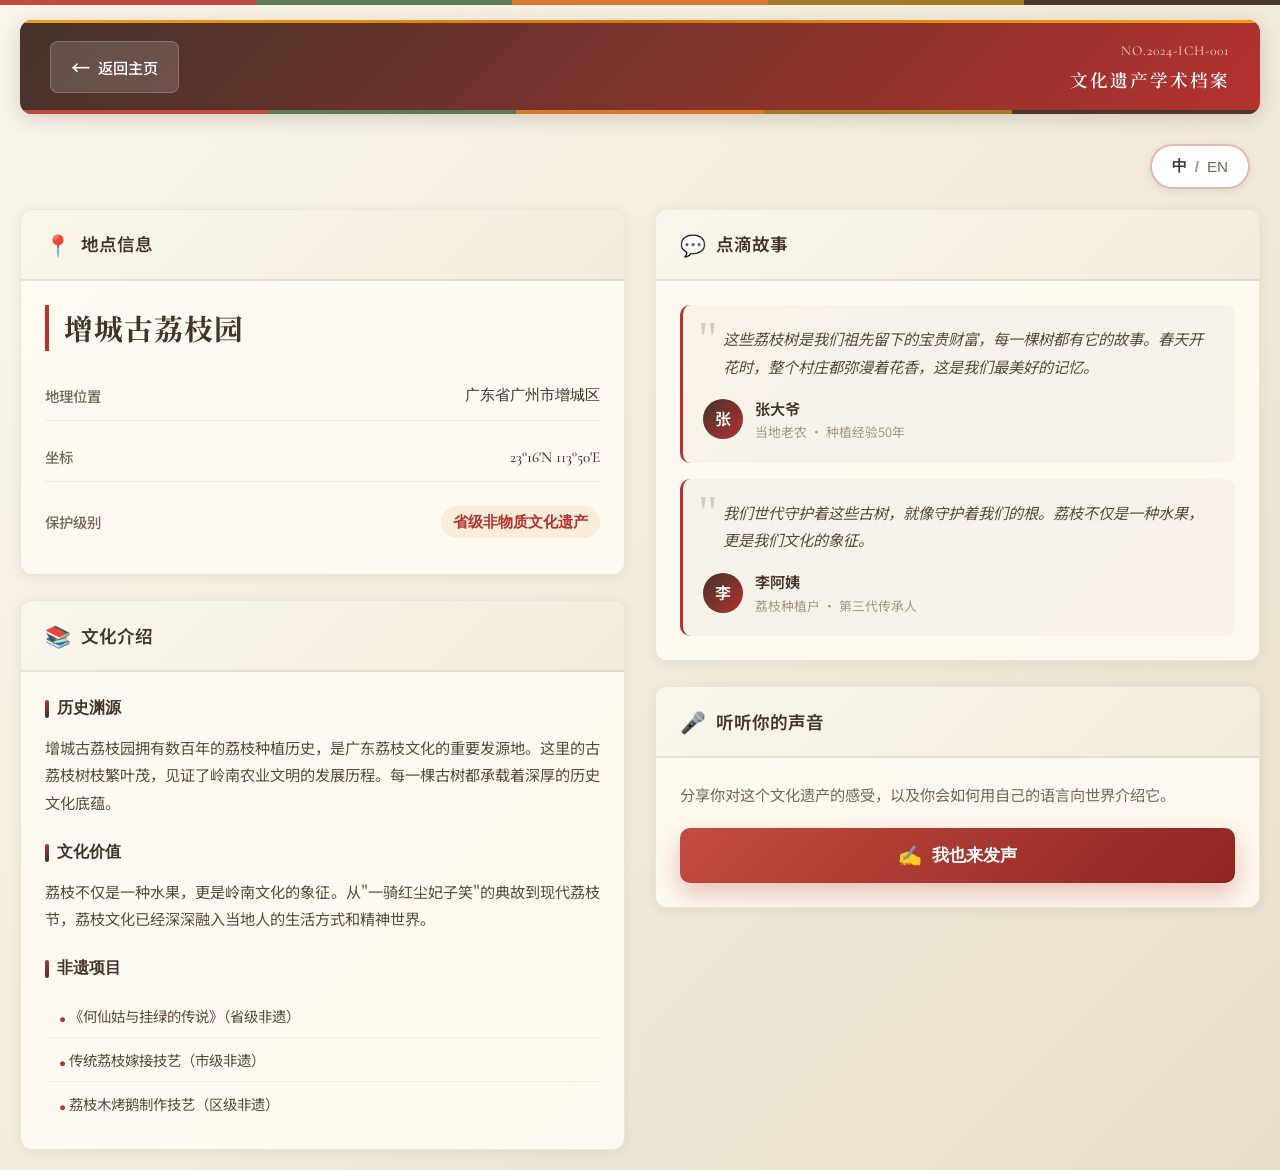
<file: pages/detail.html>
<!DOCTYPE html>
<html lang="zh-CN">
<head>
    <meta charset="UTF-8">
    <meta name="viewport" content="width=device-width, initial-scale=1.0">
    <title>文化遗产详情 - 学术档案</title>
    <link rel="stylesheet" href="../CSS/detail.css">
    <link rel="stylesheet" href="../CSS/theme.css">
</head>
<body>
    <div class="detail-container">
        <!-- 学术风格顶部导航栏 -->
        <header class="academic-header">
            <a href="../index.html" class="back-button">
                <span class="back-icon">←</span>
                <span class="back-text">返回主页</span>
            </a>
            <div class="header-title">
                <span class="doc-number">NO.2024-ICH-001</span>
                <span class="doc-type">文化遗产学术档案</span>
            </div>
        </header>
        
        <!-- 语言切换按钮 -->
        <div class="lang-switch-container">
            <button class="lang-switch-btn" id="langSwitchBtn">
                <span class="lang-current">中</span>
                <span class="lang-divider">/</span>
                <span class="lang-other">EN</span>
            </button>
        </div>
        
        <!-- 主要内容区域 - 学术风左右布局 -->
        <div class="detail-content">
            <!-- 左侧区域 - 学术信息 -->
            <div class="left-section academic-panel">
                <!-- 地点信息卡片 -->
                <div class="info-card location-card">
                    <div class="card-header">
                        <span class="header-icon">📍</span>
                        <h3 data-zh="地点信息" data-en="Location Info">地点信息</h3>
                    </div>
                    <div class="card-content">
                        <h2 id="heritageTitle" class="heritage-title" data-zh="增城古荔枝园" data-en="Zengcheng Ancient Lychee Garden">增城古荔枝园</h2>
                        <div class="location-meta">
                            <div class="meta-item">
                                <span class="meta-label" data-zh="地理位置" data-en="Location">地理位置</span>
                                <span class="meta-value" data-zh="广东省广州市增城区" data-en="Zengcheng District, Guangzhou, Guangdong">广东省广州市增城区</span>
                            </div>
                            <div class="meta-item">
                                <span class="meta-label" data-zh="坐标" data-en="Coordinates">坐标</span>
                                <span class="meta-value">23°16'N  113°50'E</span>
                            </div>
                            <div class="meta-item">
                                <span class="meta-label" data-zh="保护级别" data-en="Protection Level">保护级别</span>
                                <span class="meta-value highlight" data-zh="省级非物质文化遗产" data-en="Provincial Intangible Cultural Heritage">省级非物质文化遗产</span>
                            </div>
                        </div>
                    </div>
                </div>
                
                <!-- 文化介绍 -->
                <div class="info-card culture-card">
                    <div class="card-header">
                        <span class="header-icon">📚</span>
                        <h3 data-zh="文化介绍" data-en="Cultural Introduction">文化介绍</h3>
                    </div>
                    <div class="card-content">
                        <div class="culture-section">
                            <h4 class="section-subtitle" data-zh="历史渊源" data-en="Historical Origins">历史渊源</h4>
                            <p class="culture-text" data-zh="增城古荔枝园拥有数百年的荔枝种植历史，是广东荔枝文化的重要发源地。这里的古荔枝树枝繁叶茂，见证了岭南农业文明的发展历程。每一棵古树都承载着深厚的历史文化底蕴。" data-en="Zengcheng Ancient Lychee Garden has a history of lychee cultivation spanning hundreds of years, serving as an important birthplace of Guangdong's lychee culture. The ancient lychee trees here are lush and vibrant, witnessing the development of Lingnan agricultural civilization. Each ancient tree carries profound historical and cultural heritage.">
                                增城古荔枝园拥有数百年的荔枝种植历史，是广东荔枝文化的重要发源地。这里的古荔枝树枝繁叶茂，见证了岭南农业文明的发展历程。每一棵古树都承载着深厚的历史文化底蕴。
                            </p>
                        </div>
                        <div class="culture-section">
                            <h4 class="section-subtitle" data-zh="文化价值" data-en="Cultural Value">文化价值</h4>
                            <p class="culture-text" data-zh="荔枝不仅是一种水果，更是岭南文化的象征。从"一骑红尘妃子笑"的典故到现代荔枝节，荔枝文化已经深深融入当地人的生活方式和精神世界。" data-en="Lychee is not just a fruit, but also a symbol of Lingnan culture. From the historical allusion 'A horse gallops in red dust, the concubine smiles' to modern lychee festivals, lychee culture has deeply integrated into the local people's lifestyle and spiritual world.">
                                荔枝不仅是一种水果，更是岭南文化的象征。从"一骑红尘妃子笑"的典故到现代荔枝节，荔枝文化已经深深融入当地人的生活方式和精神世界。
                            </p>
                        </div>
                        <div class="culture-section">
                            <h4 class="section-subtitle" data-zh="非遗项目" data-en="Intangible Cultural Heritage">非遗项目</h4>
                            <ul class="heritage-list">
                                <li data-zh="《何仙姑与挂绿的传说》（省级非遗）" data-en="Legend of He Xiangu and Gualv (Provincial ICH)">《何仙姑与挂绿的传说》（省级非遗）</li>
                                <li data-zh="传统荔枝嫁接技艺（市级非遗）" data-en="Traditional Lychee Grafting Techniques (Municipal ICH)">传统荔枝嫁接技艺（市级非遗）</li>
                                <li data-zh="荔枝木烤鹅制作技艺（区级非遗）" data-en="Lychee Wood Roast Goose Technique (District ICH)">荔枝木烤鹅制作技艺（区级非遗）</li>
                            </ul>
                        </div>
                    </div>
                </div>
            </div>
            
            <!-- 右侧区域 - 互动内容 -->
            <div class="right-section interactive-panel">
                <!-- 点滴故事 -->
                <div class="info-card stories-card">
                    <div class="card-header">
                        <span class="header-icon">💬</span>
                        <h3 data-zh="点滴故事" data-en="Stories">点滴故事</h3>
                    </div>
                    <div class="card-content">
                        <div class="story-item">
                            <div class="story-quote">
                                <span class="quote-mark">"</span>
                                <p data-zh="这些荔枝树是我们祖先留下的宝贵财富，每一棵树都有它的故事。春天开花时，整个村庄都弥漫着花香，这是我们最美好的记忆。" data-en="These lychee trees are precious treasures left by our ancestors. Each tree has its own story. When they bloom in spring, the whole village is filled with fragrance - this is our most beautiful memory.">
                                    这些荔枝树是我们祖先留下的宝贵财富，每一棵树都有它的故事。春天开花时，整个村庄都弥漫着花香，这是我们最美好的记忆。
                                </p>
                            </div>
                            <div class="story-author">
                                <span class="author-avatar">张</span>
                                <div class="author-info">
                                    <span class="author-name" data-zh="张大爷" data-en="Grandpa Zhang">张大爷</span>
                                    <span class="author-title" data-zh="当地老农 · 种植经验50年" data-en="Local Farmer · 50 Years Experience">当地老农 · 种植经验50年</span>
                                </div>
                            </div>
                        </div>
                        
                        <div class="story-item">
                            <div class="story-quote">
                                <span class="quote-mark">"</span>
                                <p data-zh="我们世代守护着这些古树，就像守护着我们的根。荔枝不仅是一种水果，更是我们文化的象征。" data-en="We have guarded these ancient trees for generations, just like guarding our roots. Lychee is not just a fruit, but a symbol of our culture.">
                                    我们世代守护着这些古树，就像守护着我们的根。荔枝不仅是一种水果，更是我们文化的象征。
                                </p>
                            </div>
                            <div class="story-author">
                                <span class="author-avatar">李</span>
                                <div class="author-info">
                                    <span class="author-name" data-zh="李阿姨" data-en="Aunt Li">李阿姨</span>
                                    <span class="author-title" data-zh="荔枝种植户 · 第三代传承人" data-en="Lychee Grower · 3rd Generation Inheritor">荔枝种植户 · 第三代传承人</span>
                                </div>
                            </div>
                        </div>
                    </div>
                </div>
                
                <!-- 听听你的声音 -->
                <div class="info-card voice-card">
                    <div class="card-header">
                        <span class="header-icon">🎤</span>
                        <h3 data-zh="听听你的声音" data-en="Your Voice">听听你的声音</h3>
                    </div>
                    <div class="card-content">
                        <div class="voice-intro">
                            <p data-zh="分享你对这个文化遗产的感受，以及你会如何用自己的语言向世界介绍它。" data-en="Share your feelings about this cultural heritage and how you would introduce it to the world in your own words.">分享你对这个文化遗产的感受，以及你会如何用自己的语言向世界介绍它。</p>
                        </div>
                        <button class="voice-button" id="voiceButton">
                            <span class="btn-icon">✍️</span>
                            <span class="btn-text" data-zh="我也来发声" data-en="Share My Voice">我也来发声</span>
                        </button>
                    </div>
                </div>
            </div>
        </div>
    </div>
    
    <!-- 学术风模态框 -->
    <div class="voice-modal" id="voiceModal">
        <div class="modal-content academic-modal">
            <!-- 顶部装饰线 -->
            <div class="modal-accent-line"></div>
            
            <div class="modal-header">
                <div class="modal-title-section">
                    <span class="modal-icon">🎤</span>
                    <h2 data-zh="分享你的声音" data-en="Share Your Voice">分享你的声音</h2>
                </div>
                <button class="close-button" id="closeModal">×</button>
            </div>
            
            <form class="voice-form" id="voiceForm">
                <!-- 感受和建议部分 -->
                <div class="form-section">
                    <div class="section-header-bar">
                        <span class="section-number">01</span>
                        <h3 data-zh="你的感受和建议" data-en="Your Feelings & Suggestions">你的感受和建议</h3>
                    </div>
                    <div class="form-group">
                        <label for="userFeeling" data-zh="你对这个文化遗产的感受：" data-en="Your feelings about this cultural heritage:">你对这个文化遗产的感受：</label>
                        <textarea id="userFeeling" name="feeling" placeholder="请分享你看到这个文化遗产时的感受..." required></textarea>
                    </div>
                    <div class="form-group">
                        <label for="userStory" data-zh="你会如何用自己的语言介绍这个文化：" data-en="How would you introduce this culture in your own words:">你会如何用自己的语言介绍这个文化：</label>
                        <textarea id="userStory" name="story" placeholder="想象你要向外国朋友介绍这个文化遗产，你会怎么说..." required></textarea>
                    </div>
                </div>
                
                <!-- 信息采集部分 -->
                <div class="form-section">
                    <div class="section-header-bar">
                        <span class="section-number">02</span>
                        <h3 data-zh="基本信息" data-en="Basic Information">基本信息</h3>
                    </div>
                    <div class="form-row">
                        <div class="form-group">
                            <label for="userName" data-zh="姓名" data-en="Name">姓名</label>
                            <input type="text" id="userName" name="name" placeholder="请输入你的姓名" required>
                        </div>
                        <div class="form-group">
                            <label for="userAge" data-zh="年龄" data-en="Age">年龄</label>
                            <input type="number" id="userAge" name="age" placeholder="请输入年龄" min="1" max="120" required>
                        </div>
                    </div>
                    <div class="form-group">
                        <label for="userCountry" data-zh="国家/地区" data-en="Country/Region">国家/地区</label>
                        <input type="text" id="userCountry" name="country" placeholder="请输入你的国家或地区" required>
                    </div>
                </div>
                
                <!-- 提交按钮 -->
                <div class="form-actions">
                    <button type="button" class="cancel-button" id="cancelButton" data-zh="取消" data-en="Cancel">取消</button>
                    <button type="submit" class="submit-button">
                        <span class="btn-icon">✓</span>
                        <span class="btn-text" data-zh="提交分享" data-en="Submit">提交分享</span>
                    </button>
                </div>
            </form>
        </div>
    </div>
    
    <script src="../JS/detail.js"></script>
</body>
</html>
</file>
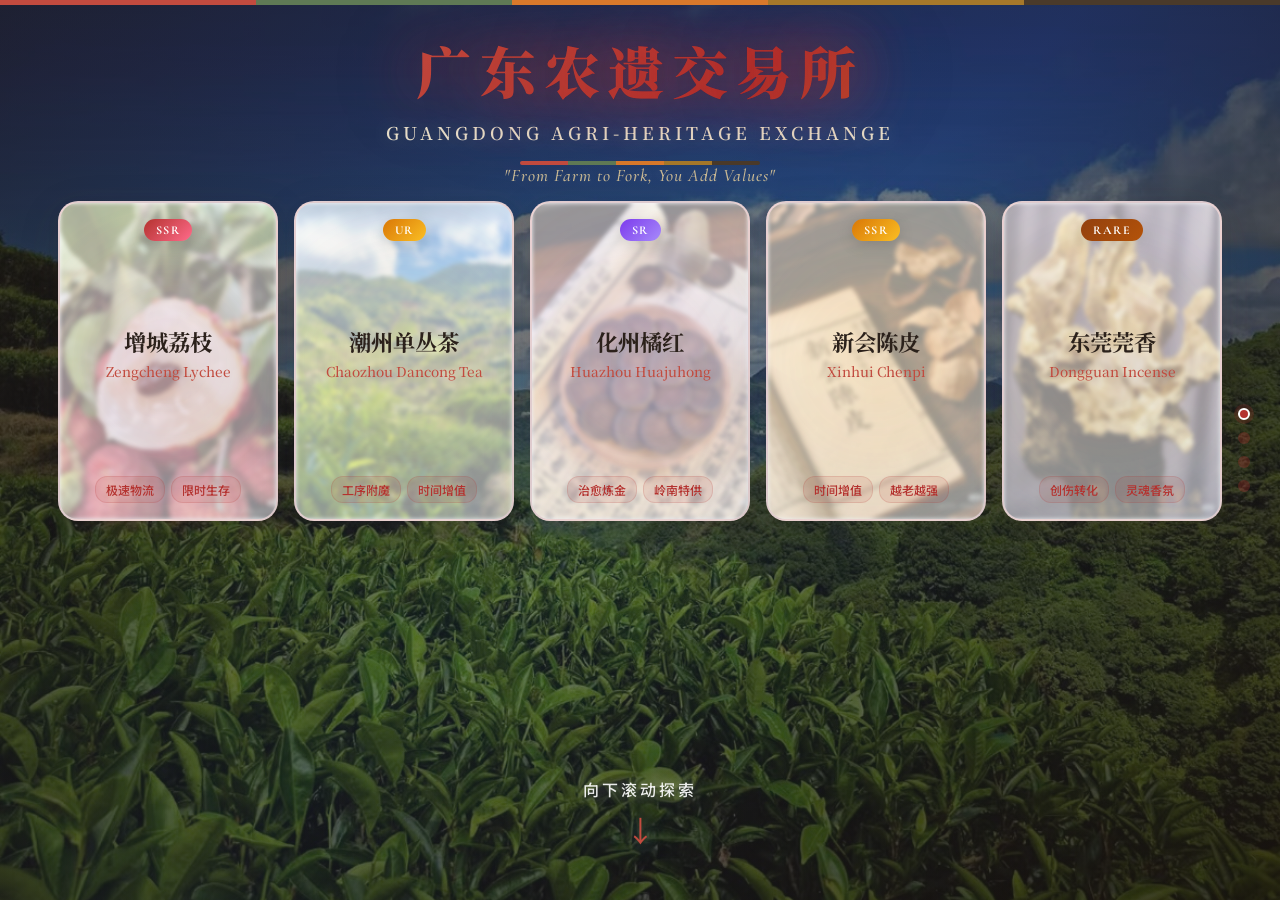
<file: pages/industry.html>
<!DOCTYPE html>
<html lang="zh-CN">
<head>
    <meta charset="UTF-8">
    <meta name="viewport" content="width=device-width, initial-scale=1.0">
    <title>广东农遗交易所 | Guangdong Agri-Heritage Exchange</title>
    <link rel="stylesheet" href="../CSS/industry.css">
    <link rel="stylesheet" href="../CSS/theme.css">
    <link href="https://fonts.googleapis.com/css2?family=Inter:wght@300;400;500;600;700&family=Noto+Sans+SC:wght@300;400;500;700&display=swap" rel="stylesheet">
</head>
<body class="dark-theme">
    <!-- 全屏滚动容器 -->
    <div class="fullscreen-container" id="fullscreenContainer">
        
        <!-- 第一部分：首页大厅 - 五大农遗展示 -->
        <section class="fullscreen-section section-hero" id="section1">
            <div class="section-bg hero-bg"></div>
            
            <div class="section-content">
                <div class="hero-header">
                    <h1 class="main-title">
                        <span class="title-cn">广东农遗交易所</span>
                        <span class="title-en">Guangdong Agri-Heritage Exchange</span>
                    </h1>
                    <span class="five-band thin center"></span>
                    <p class="tagline">"From Farm to Fork, You Add Values"</p>
                </div>
                
                <!-- 五大农遗卡片 -->
                <div class="heritage-cards">
                    <div class="h-card" data-heritage="zengcheng" onclick="openCardModal('zengcheng')">
                        <div class="h-card-bg"></div>
                        <div class="h-card-glow red"></div>
                        <div class="h-card-inner">
                            <span class="h-badge">SSR</span>
                            <h3 class="h-name">增城荔枝</h3>
                            <p class="h-name-en">Zengcheng Lychee</p>
                            <div class="h-tags">
                                <span class="h-tag">极速物流</span>
                                <span class="h-tag">限时生存</span>
                            </div>
                        </div>
                    </div>
                    
                    <div class="h-card" data-heritage="chaozhou" onclick="openCardModal('chaozhou')">
                        <div class="h-card-bg"></div>
                        <div class="h-card-glow gold"></div>
                        <div class="h-card-inner">
                            <span class="h-badge">UR</span>
                            <h3 class="h-name">潮州单丛茶</h3>
                            <p class="h-name-en">Chaozhou Dancong Tea</p>
                            <div class="h-tags">
                                <span class="h-tag">工序附魔</span>
                                <span class="h-tag">时间增值</span>
                            </div>
                        </div>
                    </div>
                    
                    <div class="h-card" data-heritage="huazhou" onclick="openCardModal('huazhou')">
                        <div class="h-card-bg"></div>
                        <div class="h-card-glow purple"></div>
                        <div class="h-card-inner">
                            <span class="h-badge">SR</span>
                            <h3 class="h-name">化州橘红</h3>
                            <p class="h-name-en">Huazhou Huajuhong</p>
                            <div class="h-tags">
                                <span class="h-tag">治愈炼金</span>
                                <span class="h-tag">岭南特供</span>
                            </div>
                        </div>
                    </div>
                    
                    <div class="h-card" data-heritage="xinhui" onclick="openCardModal('xinhui')">
                        <div class="h-card-bg"></div>
                        <div class="h-card-glow amber"></div>
                        <div class="h-card-inner">
                            <span class="h-badge">SSR</span>
                            <h3 class="h-name">新会陈皮</h3>
                            <p class="h-name-en">Xinhui Chenpi</p>
                            <div class="h-tags">
                                <span class="h-tag">时间增值</span>
                                <span class="h-tag">越老越强</span>
                            </div>
                        </div>
                    </div>
                    
                    <div class="h-card" data-heritage="dongguan" onclick="openCardModal('dongguan')">
                        <div class="h-card-bg"></div>
                        <div class="h-card-glow dark"></div>
                        <div class="h-card-inner">
                            <span class="h-badge">RARE</span>
                            <h3 class="h-name">东莞莞香</h3>
                            <p class="h-name-en">Dongguan Incense</p>
                            <div class="h-tags">
                                <span class="h-tag">创伤转化</span>
                                <span class="h-tag">灵魂香氛</span>
                            </div>
                        </div>
                    </div>
                </div>
                
                <!-- 卡片详情模态框 -->
                <div class="card-modal" id="cardModal">
                    <div class="modal-overlay" onclick="closeCardModal()"></div>
                    <div class="modal-content">
                        <button class="modal-close" onclick="closeCardModal()">×</button>
                        <div class="modal-body" id="modalBody">
                            <!-- 动态内容将在这里插入 -->
                        </div>
                    </div>
                </div>
                
                <div class="scroll-hint">
                    <span class="scroll-text">向下滚动探索</span>
                    <span class="scroll-arrow">↓</span>
                </div>
            </div>
        </section>
        
        <!-- 第二部分：农遗大厅 - 产品卡片墙 -->
        <section class="fullscreen-section section-hall" id="section2">
            <div class="section-bg hall-bg">
                <div class="hall-grid"></div>
                <div class="hall-glow"></div>
            </div>
            
            <div class="section-content section-hall-content">
                <!-- 筛选标签 -->
                <div class="hall-filters">
                    <button class="filter-btn active" data-filter="all">全部</button>
                    <button class="filter-btn" data-filter="zengcheng">增城荔枝</button>
                    <button class="filter-btn" data-filter="chaozhou">潮州单丛茶</button>
                    <button class="filter-btn" data-filter="huazhou">化州橘红</button>
                    <button class="filter-btn" data-filter="xinhui">新会陈皮</button>
                    <button class="filter-btn" data-filter="dongguan">东莞莞香</button>
                </div>
                
                <!-- 产品卡片墙 -->
                <div class="product-wall" id="productWall">
                    <!-- 增城荔枝产品 -->
                    <div class="product-card game-card" data-category="zengcheng" data-product-id="lychee-1">
                        <div class="card-rarity ssr">SSR</div>
                        <div class="product-info">
                            <div class="farmer-info">
                                <span class="farmer-avatar">👨‍🌾</span>
                                <div class="farmer-detail">
                                    <span class="farmer-name">陈大叔</span>
                                    <span class="farmer-location">📍 增城·仙村</span>
                                </div>
                            </div>
                            <h4 class="product-name">桂味荔枝</h4>
                            <div class="product-tags">
                                <span class="p-tag">肉厚核小</span>
                                <span class="p-tag">清甜爽口</span>
                            </div>
                            <div class="product-footer">
                                <span class="product-price">¥68/500g</span>
                                <button class="select-btn" onclick="addToSlot('lychee-1', '桂味荔枝', 'zengcheng')">选择</button>
                            </div>
                        </div>
                    </div>
                    
                    <div class="product-card game-card" data-category="zengcheng" data-product-id="lychee-2">
                        <div class="card-rarity ur">UR</div>
                        <div class="product-info">
                            <div class="farmer-info">
                                <span class="farmer-avatar">👩‍🌾</span>
                                <div class="farmer-detail">
                                    <span class="farmer-name">李阿姨</span>
                                    <span class="farmer-location">📍 增城·石滩</span>
                                </div>
                            </div>
                            <h4 class="product-name">糯米糍</h4>
                            <div class="product-tags">
                                <span class="p-tag">软糯香甜</span>
                                <span class="p-tag">入口即化</span>
                            </div>
                            <div class="product-footer">
                                <span class="product-price">¥88/500g</span>
                                <button class="select-btn" onclick="addToSlot('lychee-2', '糯米糍', 'zengcheng')">选择</button>
                            </div>
                        </div>
                    </div>
                    
                    <!-- 潮州单丛茶产品 -->
                    <div class="product-card game-card" data-category="chaozhou" data-product-id="tea-1">
                        <div class="card-rarity ur">UR</div>
                        <div class="product-info">
                            <div class="farmer-info">
                                <span class="farmer-avatar">🧑‍🌾</span>
                                <div class="farmer-detail">
                                    <span class="farmer-name">林师傅</span>
                                    <span class="farmer-location">📍 潮州·凤凰山</span>
                                </div>
                            </div>
                            <h4 class="product-name">鸭屎香</h4>
                            <div class="product-tags">
                                <span class="p-tag">香气浓郁</span>
                                <span class="p-tag">回甘持久</span>
                            </div>
                            <div class="product-footer">
                                <span class="product-price">¥128/100g</span>
                                <button class="select-btn" onclick="addToSlot('tea-1', '鸭屎香', 'chaozhou')">选择</button>
                            </div>
                        </div>
                    </div>
                    
                    <div class="product-card game-card" data-category="chaozhou" data-product-id="tea-2">
                        <div class="card-rarity ssr">SSR</div>
                        <div class="product-info">
                            <div class="farmer-info">
                                <span class="farmer-avatar">👨‍🌾</span>
                                <div class="farmer-detail">
                                    <span class="farmer-name">王茶农</span>
                                    <span class="farmer-location">📍 潮州·乌岽山</span>
                                </div>
                            </div>
                            <h4 class="product-name">蜜兰香</h4>
                            <div class="product-tags">
                                <span class="p-tag">蜜韵兰香</span>
                                <span class="p-tag">醇厚甘甜</span>
                            </div>
                            <div class="product-footer">
                                <span class="product-price">¥98/100g</span>
                                <button class="select-btn" onclick="addToSlot('tea-2', '蜜兰香', 'chaozhou')">选择</button>
                            </div>
                        </div>
                    </div>
                    
                    <!-- 化州橘红产品 -->
                    <div class="product-card game-card" data-category="huazhou" data-product-id="herb-1">
                        <div class="card-rarity sr">SR</div>
                        <div class="product-info">
                            <div class="farmer-info">
                                <span class="farmer-avatar">👴</span>
                                <div class="farmer-detail">
                                    <span class="farmer-name">张老医师</span>
                                    <span class="farmer-location">📍 化州·平定</span>
                                </div>
                            </div>
                            <h4 class="product-name">正毛橘红</h4>
                            <div class="product-tags">
                                <span class="p-tag">毛厚香浓</span>
                                <span class="p-tag">化痰止咳</span>
                            </div>
                            <div class="product-footer">
                                <span class="product-price">¥168/50g</span>
                                <button class="select-btn" onclick="addToSlot('herb-1', '正毛橘红', 'huazhou')">选择</button>
                            </div>
                        </div>
                    </div>
                    
                    <!-- 新会陈皮产品 -->
                    <div class="product-card game-card" data-category="xinhui" data-product-id="chenpi-1">
                        <div class="card-rarity ssr">SSR</div>
                        <div class="product-info">
                            <div class="farmer-info">
                                <span class="farmer-avatar">👵</span>
                                <div class="farmer-detail">
                                    <span class="farmer-name">陈皮婆婆</span>
                                    <span class="farmer-location">📍 新会·天马村</span>
                                </div>
                            </div>
                            <h4 class="product-name">五年陈皮</h4>
                            <div class="product-tags">
                                <span class="p-tag">陈香醇厚</span>
                                <span class="p-tag">理气健脾</span>
                            </div>
                            <div class="product-footer">
                                <span class="product-price">¥268/100g</span>
                                <button class="select-btn" onclick="addToSlot('chenpi-1', '五年陈皮', 'xinhui')">选择</button>
                            </div>
                        </div>
                    </div>
                    
                    <div class="product-card game-card" data-category="xinhui" data-product-id="chenpi-2">
                        <div class="card-rarity ur">UR</div>
                        <div class="product-info">
                            <div class="farmer-info">
                                <span class="farmer-avatar">👨‍🌾</span>
                                <div class="farmer-detail">
                                    <span class="farmer-name">黄掌柜</span>
                                    <span class="farmer-location">📍 新会·茶坑</span>
                                </div>
                            </div>
                            <h4 class="product-name">十年陈皮</h4>
                            <div class="product-tags">
                                <span class="p-tag">药香浓郁</span>
                                <span class="p-tag">珍贵稀有</span>
                            </div>
                            <div class="product-footer">
                                <span class="product-price">¥688/100g</span>
                                <button class="select-btn" onclick="addToSlot('chenpi-2', '十年陈皮', 'xinhui')">选择</button>
                            </div>
                        </div>
                    </div>
                    
                    <!-- 东莞莞香产品 -->
                    <div class="product-card game-card" data-category="dongguan" data-product-id="incense-1">
                        <div class="card-rarity rare">RARE</div>
                        <div class="product-info">
                            <div class="farmer-info">
                                <span class="farmer-avatar">🧙‍♂️</span>
                                <div class="farmer-detail">
                                    <span class="farmer-name">香道大师</span>
                                    <span class="farmer-location">📍 东莞·大岭山</span>
                                </div>
                            </div>
                            <h4 class="product-name">莞香线香</h4>
                            <div class="product-tags">
                                <span class="p-tag">清雅幽香</span>
                                <span class="p-tag">静心宁神</span>
                            </div>
                            <div class="product-footer">
                                <span class="product-price">¥198/盒</span>
                                <button class="select-btn" onclick="addToSlot('incense-1', '莞香线香', 'dongguan')">选择</button>
                            </div>
                        </div>
                    </div>
                </div>
            </div>
        </section>
        
        <!-- 第三部分：卡片养成系统（整合原第二部分和第三部分） -->
        <section class="fullscreen-section section-train" id="section3">
            <div class="section-bg train-bg">
                <div class="train-grid"></div>
                <div class="train-particles"></div>
            </div>
            
            <div class="section-content">
                <div class="section-header">
                    <h2 class="section-title light">
                        <span class="title-cn">农遗养成</span>
                        <span class="title-en">Heritage Cultivation</span>
                    </h2>
                    <p class="section-desc light">通过工序附魔、天气护航、时间结晶，养成你的专属农遗卡片</p>
                </div>
                
                <!-- 主内容区：左侧槽位 + 右侧虚实映射 -->
                <div class="train-main-content">
                    <!-- 左侧：养成槽位 -->
                    <div class="train-slots-panel">
                        <h3 class="area-title">我的养成槽位 <span class="slot-indicator">(<span id="slotCount">0/4</span>)</span></h3>
                        <div class="train-slots" id="trainSlots">
                            <!-- 动态生成槽位 -->
                        </div>
                        
                        <!-- 养成功能按钮组 -->
                        <div class="train-actions">
                            <button class="action-main-btn weather" onclick="checkWeather()">
                                <span class="btn-icon">🌤️</span>
                                <span class="btn-text">天气护航</span>
                            </button>
                            <button class="action-main-btn checkin" onclick="dailyCheckIn()">
                                <span class="btn-icon">⏳</span>
                                <span class="btn-text">时间结晶</span>
                            </button>
                        </div>
                    </div>
                    
                    <!-- 右侧：虚实映射 -->
                    <div class="mapping-panel">
                        <h3 class="area-title">虚实映射 <span class="map-status" id="mapStatus">未选择</span></h3>
                        <div class="mapping-showcase" id="mappingShowcase">
                            <div class="map-placeholder">
                                <div class="placeholder-icon">🔄</div>
                                <p>点击左侧槽位卡片</p>
                                <p class="placeholder-sub">查看数字藏品与实体产品的映射关系</p>
                            </div>
                        </div>
                    </div>
                </div>
            </div>
        </section>
        
        <!-- 第四部分：开箱体验 -->
        <section class="fullscreen-section section-unbox" id="section4">
            <div class="section-bg dark-gradient">
                <div class="glow-effects"></div>
            </div>
            
            <div class="section-content">
                <div class="section-header">
                    <h2 class="section-title light">
                        <span class="title-cn">实体化召唤</span>
                        <span class="title-en">Summon to Reality</span>
                    </h2>
                    <p class="section-desc light">将养成的数字卡片转化为实体产品，记录你与农遗的故事</p>
                </div>
                
                <!-- 已完成养成的产品展示 -->
                <div class="completed-slots-section">
                    <h3 class="section-subtitle">已完成养成的农遗</h3>
                    <div class="completed-slots" id="completedSlots">
                        <div class="empty-completed">
                            <p>暂无完成养成的产品</p>
                            <p class="sub-text">在第三部分养成你的产品，满级后即可实体化召唤</p>
                        </div>
                    </div>
                </div>
                
                <!-- 开箱展示区域 -->
                <div class="unbox-showcase">
                    <div class="package-preview" onclick="openProductCardModal()">
                        <div class="package-box">
                            <div class="box-lid"></div>
                            <div class="box-body">
                                <div class="box-glow"></div>
                                <span class="box-icon">📦</span>
                            </div>
                        </div>
                        <div class="unbox-light"></div>
                        <div class="click-hint">点击查看产品名片</div>
                    </div>
                    
                    <div class="unbox-contents">
                        <div class="content-item">
                            <div class="ci-icon">🍵</div>
                            <h4>实体产品</h4>
                            <p>原产地直发</p>
                        </div>
                        <div class="content-item">
                            <div class="ci-icon">🎴</div>
                            <h4>数字证书</h4>
                            <p>区块链存证</p>
                        </div>
                        <div class="content-item">
                            <div class="ci-icon">📖</div>
                            <h4>故事记录</h4>
                            <p>你的专属回忆</p>
                        </div>
                    </div>
                </div>
                
                <!-- 分享区域 -->
                <div class="share-section">
                    <h3 class="section-subtitle light">分享你的农遗故事</h3>
                    <div class="share-platforms">
                        <button class="sp-btn tiktok" onclick="shareToSocial('tiktok')">
                            <span class="sp-icon">📱</span>
                            <span>TikTok</span>
                        </button>
                        <button class="sp-btn instagram" onclick="shareToSocial('instagram')">
                            <span class="sp-icon">📷</span>
                            <span>Instagram</span>
                        </button>
                        <button class="sp-btn twitter" onclick="shareToSocial('twitter')">
                            <span class="sp-icon">🐦</span>
                            <span>Twitter</span>
                        </button>
                        <button class="sp-btn wechat" onclick="shareToSocial('wechat')">
                            <span class="sp-icon">💬</span>
                            <span>微信</span>
                        </button>
                    </div>
                </div>
                
                <div class="back-home">
                    <a href="../index.html" class="home-btn">
                        <span>返回主页</span>
                    </a>
                </div>
            </div>
        </section>
        
    </div>
    
    <!-- 页面导航指示器 -->
    <div class="page-navigator" id="pageNavigator">
        <div class="nav-dot active" data-section="1"></div>
        <div class="nav-dot" data-section="2"></div>
        <div class="nav-dot" data-section="3"></div>
        <div class="nav-dot" data-section="4"></div>
    </div>

    <script src="../JS/industry.js"></script>
</body>
</html>
</file>
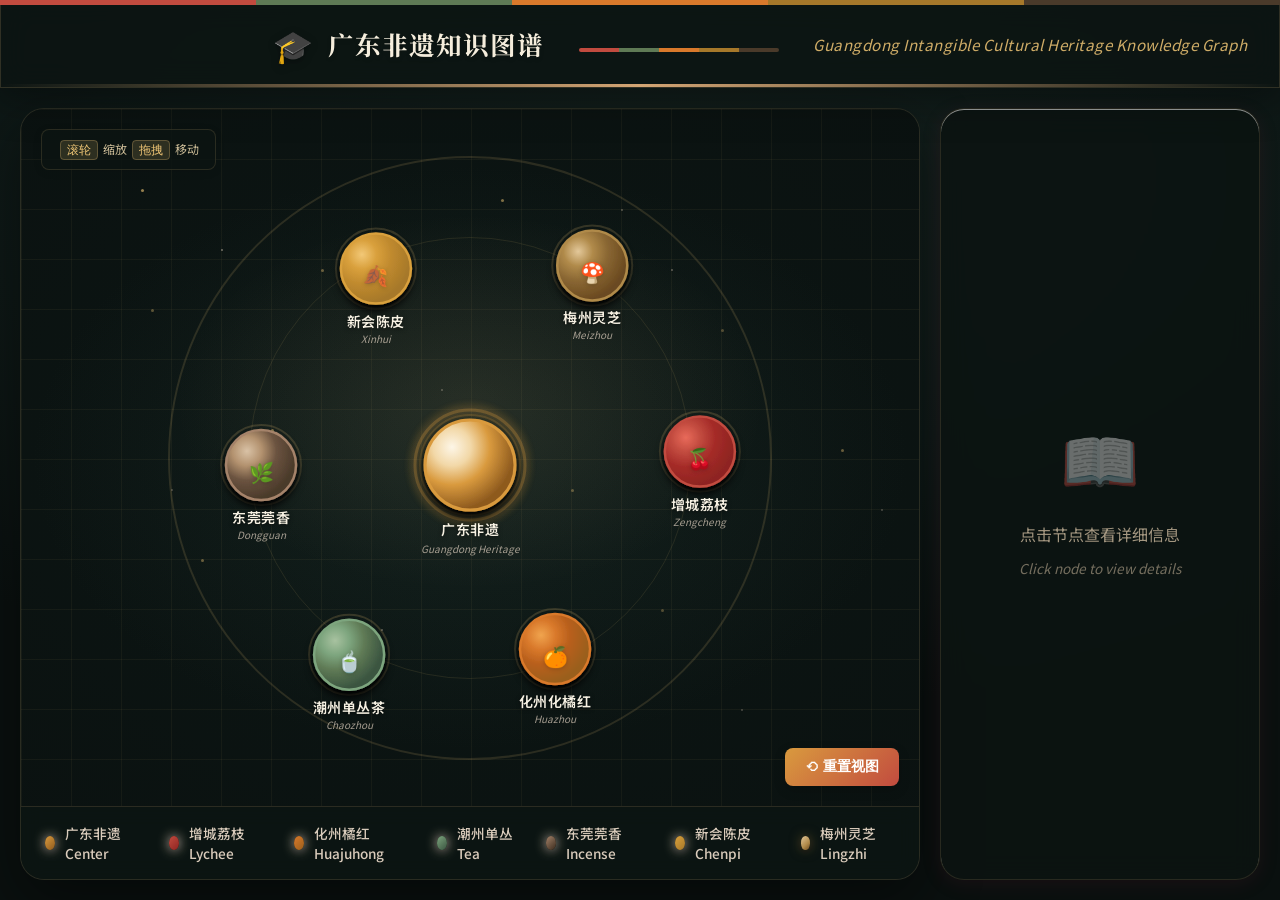
<file: pages/knowledge-graph.html>
<!DOCTYPE html>
<html lang="zh-CN">
<head>
    <meta charset="UTF-8">
    <meta name="viewport" content="width=device-width, initial-scale=1.0">
    <title>广东非遗知识图谱</title>
    <link rel="stylesheet" href="../CSS/knowledge-graph.css">
    <link rel="stylesheet" href="../CSS/theme.css">
</head>
<body>
    <div class="academic-container">
        <!-- 顶部标题栏 -->
        <header class="academic-header">
            <div class="header-content">
                <h1 class="header-title">
                    <span class="title-icon">🎓</span>
                    广东非遗知识图谱
                </h1>
                <span class="five-band thin header-band"></span>
                <p class="header-subtitle">Guangdong Intangible Cultural Heritage Knowledge Graph</p>
            </div>
        </header>

        <!-- 主内容区 -->
        <main class="academic-main">
            <!-- 中间图谱区域 -->
            <section class="graph-section">
                <div class="graph-canvas" id="graphCanvas">
                    <!-- 学术风格背景网格 -->
                    <div class="academic-grid"></div>
                    <!-- 星辰粒子背景 -->
                    <div class="starfield" aria-hidden="true"></div>
                    <!-- 缩放提示 -->
                    <div class="zoom-hint">
                        <kbd>滚轮</kbd> 缩放 <kbd>拖拽</kbd> 移动
                    </div>
                    <svg id="knowledgeGraph" width="100%" height="100%">
                        <defs>
                            <!-- 中心节点渐变 - 暖金渐变 -->
                            <radialGradient id="centerGradient" cx="30%" cy="30%" r="70%">
                                <stop offset="0%" style="stop-color:#FDF6E7;stop-opacity:1" />
                                <stop offset="30%" style="stop-color:#F2D8A8;stop-opacity:1" />
                                <stop offset="60%" style="stop-color:#D99A3E;stop-opacity:1" />
                                <stop offset="100%" style="stop-color:#8E5A1E;stop-opacity:1" />
                            </radialGradient>
                            
                            <!-- 增城荔枝渐变 -->
                            <radialGradient id="zengchengGradient" cx="30%" cy="30%" r="70%">
                                <stop offset="0%" style="stop-color:#E86A5A;stop-opacity:1" />
                                <stop offset="30%" style="stop-color:#C24B3F;stop-opacity:1" />
                                <stop offset="60%" style="stop-color:#A52B28;stop-opacity:1" />
                                <stop offset="100%" style="stop-color:#8E2421;stop-opacity:1" />
                            </radialGradient>
                            
                            <!-- 化州化橘红渐变 -->
                            <radialGradient id="huazhouGradient" cx="30%" cy="30%" r="70%">
                                <stop offset="0%" style="stop-color:#F0A44E;stop-opacity:1" />
                                <stop offset="30%" style="stop-color:#D9792B;stop-opacity:1" />
                                <stop offset="60%" style="stop-color:#B85F1C;stop-opacity:1" />
                                <stop offset="100%" style="stop-color:#9A5F1C;stop-opacity:1" />
                            </radialGradient>
                            
                            <!-- 潮州单丛茶渐变 - 茶青 -->
                            <radialGradient id="chaozhouGradient" cx="30%" cy="30%" r="70%">
                                <stop offset="0%" style="stop-color:#A8C2A0;stop-opacity:1" />
                                <stop offset="30%" style="stop-color:#7DA57E;stop-opacity:1" />
                                <stop offset="60%" style="stop-color:#5F7A55;stop-opacity:1" />
                                <stop offset="100%" style="stop-color:#3A5440;stop-opacity:1" />
                            </radialGradient>

                            <!-- 东莞莞香渐变 - 沉香褐 -->
                            <radialGradient id="dongguanGradient" cx="30%" cy="30%" r="70%">
                                <stop offset="0%" style="stop-color:#D9C2A6;stop-opacity:1" />
                                <stop offset="30%" style="stop-color:#B3926F;stop-opacity:1" />
                                <stop offset="60%" style="stop-color:#6B5340;stop-opacity:1" />
                                <stop offset="100%" style="stop-color:#4A3A2A;stop-opacity:1" />
                            </radialGradient>
                            
                            <!-- 新会陈皮渐变 -->
                            <radialGradient id="xinhuiGradient" cx="30%" cy="30%" r="70%">
                                <stop offset="0%" style="stop-color:#F2C877;stop-opacity:1" />
                                <stop offset="30%" style="stop-color:#D9A03C;stop-opacity:1" />
                                <stop offset="60%" style="stop-color:#C08A2E;stop-opacity:1" />
                                <stop offset="100%" style="stop-color:#A6782A;stop-opacity:1" />
                            </radialGradient>

                            <!-- 梅州灵芝渐变 -->
                            <radialGradient id="meizhouGradient" cx="30%" cy="30%" r="70%">
                                <stop offset="0%" style="stop-color:#E3C89A;stop-opacity:1" />
                                <stop offset="30%" style="stop-color:#B08A4A;stop-opacity:1" />
                                <stop offset="60%" style="stop-color:#8A6733;stop-opacity:1" />
                                <stop offset="100%" style="stop-color:#6B4A20;stop-opacity:1" />
                            </radialGradient>
                            
                            <!-- 二级节点渐变 -->
                            <radialGradient id="zengchengGradientL2" cx="30%" cy="30%" r="70%">
                                <stop offset="0%" style="stop-color:#F08A7E;stop-opacity:1" />
                                <stop offset="50%" style="stop-color:#E86A5A;stop-opacity:1" />
                                <stop offset="100%" style="stop-color:#C24B3F;stop-opacity:1" />
                            </radialGradient>
                            
                            <radialGradient id="huazhouGradientL2" cx="30%" cy="30%" r="70%">
                                <stop offset="0%" style="stop-color:#F5C58A;stop-opacity:1" />
                                <stop offset="50%" style="stop-color:#F0A44E;stop-opacity:1" />
                                <stop offset="100%" style="stop-color:#D9792B;stop-opacity:1" />
                            </radialGradient>
                            
                            <radialGradient id="chaozhouGradientL2" cx="30%" cy="30%" r="70%">
                                <stop offset="0%" style="stop-color:#C9DBBF;stop-opacity:1" />
                                <stop offset="50%" style="stop-color:#A8C2A0;stop-opacity:1" />
                                <stop offset="100%" style="stop-color:#7DA57E;stop-opacity:1" />
                            </radialGradient>

                            <radialGradient id="dongguanGradientL2" cx="30%" cy="30%" r="70%">
                                <stop offset="0%" style="stop-color:#E8D9C5;stop-opacity:1" />
                                <stop offset="50%" style="stop-color:#D9C2A6;stop-opacity:1" />
                                <stop offset="100%" style="stop-color:#A5836A;stop-opacity:1" />
                            </radialGradient>
                            
                            <radialGradient id="xinhuiGradientL2" cx="30%" cy="30%" r="70%">
                                <stop offset="0%" style="stop-color:#FBE7B8;stop-opacity:1" />
                                <stop offset="50%" style="stop-color:#F2C877;stop-opacity:1" />
                                <stop offset="100%" style="stop-color:#D9A03C;stop-opacity:1" />
                            </radialGradient>
                            
                            <!-- 三级节点渐变 - 更亮的版本 -->
                            <radialGradient id="zengchengGradientL3" cx="30%" cy="30%" r="70%">
                                <stop offset="0%" style="stop-color:#F2AEA6;stop-opacity:1" />
                                <stop offset="40%" style="stop-color:#F08A7E;stop-opacity:1" />
                                <stop offset="100%" style="stop-color:#E86A5A;stop-opacity:1" />
                            </radialGradient>
                            
                            <radialGradient id="huazhouGradientL3" cx="30%" cy="30%" r="70%">
                                <stop offset="0%" style="stop-color:#F8D6A0;stop-opacity:1" />
                                <stop offset="40%" style="stop-color:#F5C58A;stop-opacity:1" />
                                <stop offset="100%" style="stop-color:#F0A44E;stop-opacity:1" />
                            </radialGradient>
                            
                            <radialGradient id="chaozhouGradientL3" cx="30%" cy="30%" r="70%">
                                <stop offset="0%" style="stop-color:#E3EDDA;stop-opacity:1" />
                                <stop offset="40%" style="stop-color:#C9DBBF;stop-opacity:1" />
                                <stop offset="100%" style="stop-color:#A8C2A0;stop-opacity:1" />
                            </radialGradient>

                            <radialGradient id="dongguanGradientL3" cx="30%" cy="30%" r="70%">
                                <stop offset="0%" style="stop-color:#F3EAE0;stop-opacity:1" />
                                <stop offset="40%" style="stop-color:#E8D9C5;stop-opacity:1" />
                                <stop offset="100%" style="stop-color:#D9C2A6;stop-opacity:1" />
                            </radialGradient>
                            
                            <radialGradient id="xinhuiGradientL3" cx="30%" cy="30%" r="70%">
                                <stop offset="0%" style="stop-color:#FDF3D4;stop-opacity:1" />
                                <stop offset="40%" style="stop-color:#FBE7B8;stop-opacity:1" />
                                <stop offset="100%" style="stop-color:#F2C877;stop-opacity:1" />
                            </radialGradient>

                            <!-- 梅州灵芝 L2/L3 渐变 -->
                            <radialGradient id="meizhouGradientL2" cx="30%" cy="30%" r="70%">
                                <stop offset="0%" style="stop-color:#F0DCB0;stop-opacity:1" />
                                <stop offset="50%" style="stop-color:#E3C89A;stop-opacity:1" />
                                <stop offset="100%" style="stop-color:#B08A4A;stop-opacity:1" />
                            </radialGradient>

                            <radialGradient id="meizhouGradientL3" cx="30%" cy="30%" r="70%">
                                <stop offset="0%" style="stop-color:#F7E9CC;stop-opacity:1" />
                                <stop offset="40%" style="stop-color:#F0DCB0;stop-opacity:1" />
                                <stop offset="100%" style="stop-color:#E3C89A;stop-opacity:1" />
                            </radialGradient>

                            <!-- 高级阴影滤镜 -->
                            <filter id="premiumShadow" x="-50%" y="-50%" width="200%" height="200%">
                                <feGaussianBlur in="SourceAlpha" stdDeviation="4" result="blur"/>
                                <feOffset in="blur" dx="0" dy="6" result="offsetBlur"/>
                                <feComponentTransfer>
                                    <feFuncA type="linear" slope="0.25"/>
                                </feComponentTransfer>
                                <feMerge>
                                    <feMergeNode in="offsetBlur"/>
                                    <feMergeNode in="SourceGraphic"/>
                                </feMerge>
                            </filter>
                            
                            <!-- 发光滤镜 -->
                            <filter id="glow" x="-50%" y="-50%" width="200%" height="200%">
                                <feGaussianBlur stdDeviation="5" result="coloredBlur"/>
                                <feMerge>
                                    <feMergeNode in="coloredBlur"/>
                                    <feMergeNode in="coloredBlur"/>
                                    <feMergeNode in="SourceGraphic"/>
                                </feMerge>
                            </filter>
                            
                            <!-- 选中状态发光 -->
                            <filter id="selectedGlow" x="-100%" y="-100%" width="300%" height="300%">
                                <feGaussianBlur stdDeviation="8" result="blur"/>
                                <feFlood flood-color="#F2C877" flood-opacity="0.9"/>
                                <feComposite in2="blur" operator="in"/>
                                <feMerge>
                                    <feMergeNode/>
                                    <feMergeNode in="SourceGraphic"/>
                                </feMerge>
                            </filter>
                        </defs>
                        
                        <g id="links"></g>
                        <g id="nodes"></g>
                        <g id="labels"></g>
                    </svg>
                </div>

                <!-- 图例 -->
                <div class="graph-legend">
                    <div class="legend-item">
                        <div class="legend-dot center"></div>
                        <span>广东非遗 Center</span>
                    </div>
                    <div class="legend-item">
                        <div class="legend-dot zengcheng"></div>
                        <span>增城荔枝 Lychee</span>
                    </div>
                    <div class="legend-item">
                        <div class="legend-dot huazhou"></div>
                        <span>化州橘红 Huajuhong</span>
                    </div>
                    <div class="legend-item">
                        <div class="legend-dot chaozhou"></div>
                        <span>潮州单丛 Tea</span>
                    </div>
                    <div class="legend-item">
                        <div class="legend-dot dongguan"></div>
                        <span>东莞莞香 Incense</span>
                    </div>
                    <div class="legend-item">
                        <div class="legend-dot xinhui"></div>
                        <span>新会陈皮 Chenpi</span>
                    </div>
                    <div class="legend-item">
                        <div class="legend-dot meizhou"></div>
                        <span>梅州灵芝 Lingzhi</span>
                    </div>
                </div>
            </section>

            <!-- 右侧详情面板 -->
            <aside class="detail-panel" id="detailPanel">
                <div class="detail-placeholder">
                    <div class="placeholder-icon">📖</div>
                    <p>点击节点查看详细信息</p>
                    <p class="placeholder-sub">Click node to view details</p>
                </div>
            </aside>
        </main>
    </div>

    <script src="../JS/knowledge-graph.js"></script>
</body>
</html>
</file>
<file: CSS/detail.css>
/* 学术风格详情页样式 */

/* 基础样式重置 */
* {
    margin: 0;
    padding: 0;
    box-sizing: border-box;
}

body {
    font-family: 'Microsoft YaHei', 'PingFang SC', sans-serif;
    background: linear-gradient(135deg, #FAF6EC 0%, #F3EDDD 50%, #E7DEC9 100%);
    min-height: 100vh;
    color: #43332A;
    line-height: 1.6;
}

/* 学术风格容器 */
.detail-container {
    max-width: 1400px;
    margin: 0 auto;
    padding: 20px;
    min-height: 100vh;
}

/* 语言切换按钮 */
.lang-switch-container {
    display: flex;
    justify-content: flex-end;
    margin-bottom: 20px;
    padding: 0 10px;
}

.lang-switch-btn {
    display: flex;
    align-items: center;
    gap: 8px;
    padding: 10px 20px;
    background: white;
    border: 2px solid rgba(67, 51, 42, 0.2);
    border-radius: 25px;
    font-size: 0.95rem;
    font-weight: 600;
    color: #43332A;
    cursor: pointer;
    transition: all 0.3s ease;
    box-shadow: 0 2px 8px rgba(67, 51, 42, 0.1);
}

.lang-switch-btn:hover {
    background: linear-gradient(135deg, #43332A 0%, #B4322F 100%);
    color: white;
    border-color: transparent;
    transform: translateY(-2px);
    box-shadow: 0 4px 15px rgba(67, 51, 42, 0.3);
}

.lang-current {
    font-weight: 700;
}

.lang-divider {
    color: #A39680;
}

.lang-other {
    color: #77685A;
    font-weight: 400;
}

.lang-switch-btn:hover .lang-divider,
.lang-switch-btn:hover .lang-other {
    color: rgba(255, 255, 255, 0.8);
}

/* 学术风格顶部导航 */
.academic-header {
    display: flex;
    justify-content: space-between;
    align-items: center;
    padding: 20px 30px;
    background: linear-gradient(135deg, #43332A 0%, #B4322F 100%);
    border-radius: 12px;
    margin-bottom: 30px;
    box-shadow: 0 4px 20px rgba(67, 51, 42, 0.2);
    position: relative;
    overflow: hidden;
}

.academic-header::before {
    content: '';
    position: absolute;
    top: 0;
    left: 0;
    right: 0;
    height: 3px;
    background: linear-gradient(90deg, #f59e0b 0%, #d97706 50%, #f59e0b 100%);
}

.back-button {
    display: flex;
    align-items: center;
    gap: 8px;
    color: white;
    text-decoration: none;
    font-size: 0.95rem;
    font-weight: 500;
    padding: 10px 20px;
    background: rgba(255, 255, 255, 0.15);
    border-radius: 8px;
    transition: all 0.3s ease;
    border: 1px solid rgba(255, 255, 255, 0.2);
}

.back-button:hover {
    background: rgba(255, 255, 255, 0.25);
    transform: translateX(-3px);
}

.back-icon {
    font-size: 1.2rem;
}

.header-title {
    display: flex;
    flex-direction: column;
    align-items: flex-end;
    gap: 4px;
}

.doc-number {
    font-family: 'Courier New', monospace;
    font-size: 0.85rem;
    color: rgba(255, 255, 255, 0.8);
    letter-spacing: 1px;
}

.doc-type {
    font-size: 1.1rem;
    font-weight: 600;
    color: white;
    letter-spacing: 2px;
}

/* 主内容区域 - 学术风左右布局 */
.detail-content {
    display: grid;
    grid-template-columns: 1fr 1fr;
    gap: 30px;
}

/* 学术面板通用样式 */
.academic-panel,
.interactive-panel {
    display: flex;
    flex-direction: column;
    gap: 25px;
}

/* 信息卡片通用样式 */
.info-card {
    background: white;
    border-radius: 12px;
    box-shadow: 0 2px 12px rgba(67, 51, 42, 0.08);
    overflow: hidden;
    border: 1px solid rgba(67, 51, 42, 0.1);
    transition: all 0.3s ease;
}

.info-card:hover {
    box-shadow: 0 4px 20px rgba(67, 51, 42, 0.12);
    transform: translateY(-2px);
}

.card-header {
    display: flex;
    align-items: center;
    gap: 10px;
    padding: 18px 24px;
    background: linear-gradient(135deg, #FAF6EC 0%, #F3EDDD 100%);
    border-bottom: 2px solid rgba(67, 51, 42, 0.1);
}

.header-icon {
    font-size: 1.3rem;
}

.card-header h3 {
    font-size: 1.1rem;
    font-weight: 600;
    color: #43332A;
    margin: 0;
}

.card-content {
    padding: 24px;
}

/* 地点信息卡片 */
.heritage-title {
    font-size: 1.8rem;
    color: #43332A;
    margin-bottom: 20px;
    font-weight: 700;
    border-left: 4px solid #B4322F;
    padding-left: 15px;
}

.location-meta {
    display: flex;
    flex-direction: column;
    gap: 12px;
}

.meta-item {
    display: flex;
    justify-content: space-between;
    align-items: center;
    padding: 12px 0;
    border-bottom: 1px solid rgba(67, 51, 42, 0.08);
}

.meta-item:last-child {
    border-bottom: none;
}

.meta-label {
    font-size: 0.9rem;
    color: #77685A;
    font-weight: 500;
}

.meta-value {
    font-size: 0.95rem;
    color: #43332A;
    font-weight: 500;
}

.meta-value.highlight {
    color: #d97706;
    font-weight: 600;
    background: rgba(217, 119, 6, 0.1);
    padding: 4px 12px;
    border-radius: 20px;
}

/* 标签卡片 */
.tags-container {
    display: flex;
    flex-wrap: wrap;
    gap: 10px;
}

.academic-tag {
    padding: 8px 16px;
    background: rgba(67, 51, 42, 0.08);
    color: #5A4C3D;
    border-radius: 20px;
    font-size: 0.85rem;
    font-weight: 500;
    border: 1px solid rgba(67, 51, 42, 0.15);
    transition: all 0.3s ease;
}

.academic-tag:hover {
    background: rgba(67, 51, 42, 0.15);
    transform: translateY(-2px);
}

.academic-tag.primary {
    background: linear-gradient(135deg, #43332A 0%, #B4322F 100%);
    color: white;
    border-color: transparent;
}

.academic-tag.secondary {
    background: rgba(217, 119, 6, 0.15);
    color: #92400e;
    border-color: rgba(217, 119, 6, 0.3);
}

/* 文化介绍卡片 */
.culture-section {
    margin-bottom: 24px;
}

.culture-section:last-child {
    margin-bottom: 0;
}

.section-subtitle {
    font-size: 1rem;
    color: #43332A;
    font-weight: 600;
    margin-bottom: 12px;
    display: flex;
    align-items: center;
    gap: 8px;
}

.section-subtitle::before {
    content: '';
    display: inline-block;
    width: 4px;
    height: 18px;
    background: linear-gradient(180deg, #B4322F 0%, #43332A 100%);
    border-radius: 2px;
}

.culture-text {
    font-size: 0.95rem;
    color: #5A4C3D;
    line-height: 1.8;
    text-align: justify;
}

.heritage-list {
    list-style: none;
    padding: 0;
}

.heritage-list li {
    padding: 10px 0;
    padding-left: 24px;
    position: relative;
    font-size: 0.9rem;
    color: #5A4C3D;
    border-bottom: 1px solid rgba(67, 51, 42, 0.06);
}

.heritage-list li:last-child {
    border-bottom: none;
}

.heritage-list li::before {
    content: '•';
    position: absolute;
    left: 8px;
    color: #B4322F;
    font-weight: bold;
    font-size: 1.2rem;
}

/* 点滴故事卡片 */
.story-item {
    padding: 20px;
    background: rgba(67, 51, 42, 0.03);
    border-radius: 10px;
    margin-bottom: 16px;
    border-left: 3px solid #B4322F;
}

.story-item:last-child {
    margin-bottom: 0;
}

.story-quote {
    position: relative;
    margin-bottom: 16px;
}

.quote-mark {
    font-size: 3rem;
    color: rgba(67, 51, 42, 0.2);
    line-height: 1;
    position: absolute;
    top: -10px;
    left: -5px;
    font-family: Georgia, serif;
}

.story-quote p {
    font-size: 0.95rem;
    color: #5A4C3D;
    line-height: 1.8;
    font-style: italic;
    padding-left: 20px;
}

.story-author {
    display: flex;
    align-items: center;
    gap: 12px;
}

.author-avatar {
    width: 40px;
    height: 40px;
    border-radius: 50%;
    background: linear-gradient(135deg, #43332A 0%, #B4322F 100%);
    color: white;
    display: flex;
    align-items: center;
    justify-content: center;
    font-weight: 600;
    font-size: 1rem;
}

.author-info {
    display: flex;
    flex-direction: column;
    gap: 2px;
}

.author-name {
    font-size: 0.95rem;
    font-weight: 600;
    color: #43332A;
}

.author-title {
    font-size: 0.8rem;
    color: #A39680;
}

/* 听听你的声音卡片 */
.voice-intro {
    margin-bottom: 20px;
}

.voice-intro p {
    font-size: 0.95rem;
    color: #77685A;
    line-height: 1.7;
}

.voice-button {
    width: 100%;
    padding: 16px 24px;
    background: linear-gradient(135deg, #43332A 0%, #B4322F 100%);
    color: white;
    border: none;
    border-radius: 10px;
    font-size: 1.05rem;
    font-weight: 600;
    cursor: pointer;
    display: flex;
    align-items: center;
    justify-content: center;
    gap: 10px;
    transition: all 0.3s ease;
    box-shadow: 0 4px 15px rgba(67, 51, 42, 0.3);
}

.voice-button:hover {
    transform: translateY(-3px);
    box-shadow: 0 8px 25px rgba(67, 51, 42, 0.4);
    background: linear-gradient(135deg, #43332A 0%, #B4322F 100%);
}

.btn-icon {
    font-size: 1.2rem;
}

/* 学术风模态框 */
.voice-modal {
    display: none;
    position: fixed;
    top: 0;
    left: 0;
    width: 100%;
    height: 100%;
    background: rgba(28, 21, 16, 0.85);
    backdrop-filter: blur(12px);
    z-index: 1000;
    align-items: center;
    justify-content: center;
    padding: 20px;
}

.voice-modal.active {
    display: flex;
}

.modal-content.academic-modal {
    background: white;
    border-radius: 16px;
    max-width: 700px;
    width: 100%;
    max-height: 90vh;
    overflow-y: auto;
    position: relative;
    box-shadow: 0 25px 50px -12px rgba(67, 51, 42, 0.25);
    border: 1px solid rgba(67, 51, 42, 0.15);
}

.modal-accent-line {
    position: absolute;
    top: 0;
    left: 0;
    right: 0;
    height: 4px;
    background: linear-gradient(90deg, #43332A 0%, #B4322F 50%, #d97706 100%);
    border-radius: 16px 16px 0 0;
}

.modal-header {
    display: flex;
    justify-content: space-between;
    align-items: center;
    padding: 30px 30px 20px;
    border-bottom: 1px solid rgba(67, 51, 42, 0.1);
}

.modal-title-section {
    display: flex;
    align-items: center;
    gap: 12px;
}

.modal-icon {
    font-size: 1.8rem;
}

.modal-header h2 {
    font-size: 1.5rem;
    color: #43332A;
    font-weight: 700;
    margin: 0;
}

.close-button {
    width: 40px;
    height: 40px;
    border-radius: 10px;
    background: rgba(67, 51, 42, 0.1);
    border: 1px solid rgba(67, 51, 42, 0.2);
    color: #43332A;
    font-size: 1.5rem;
    cursor: pointer;
    transition: all 0.3s ease;
    display: flex;
    align-items: center;
    justify-content: center;
}

.close-button:hover {
    background: rgba(67, 51, 42, 0.2);
    transform: rotate(90deg);
}

/* 表单样式 */
.voice-form {
    padding: 0 30px 30px;
}

.form-section {
    margin-bottom: 30px;
}

.form-section:last-of-type {
    margin-bottom: 20px;
}

.section-header-bar {
    display: flex;
    align-items: center;
    gap: 12px;
    margin-bottom: 20px;
    padding-bottom: 12px;
    border-bottom: 2px solid rgba(67, 51, 42, 0.1);
}

.section-number {
    width: 32px;
    height: 32px;
    border-radius: 50%;
    background: linear-gradient(135deg, #43332A 0%, #B4322F 100%);
    color: white;
    display: flex;
    align-items: center;
    justify-content: center;
    font-weight: 600;
    font-size: 0.9rem;
}

.section-header-bar h3 {
    font-size: 1.1rem;
    color: #43332A;
    font-weight: 600;
    margin: 0;
}

.form-group {
    margin-bottom: 20px;
}

.form-group label {
    display: block;
    font-size: 0.9rem;
    color: #5A4C3D;
    font-weight: 500;
    margin-bottom: 8px;
}

.form-group input,
.form-group textarea {
    width: 100%;
    padding: 12px 16px;
    border: 1px solid rgba(67, 51, 42, 0.2);
    border-radius: 8px;
    font-size: 0.95rem;
    color: #43332A;
    background: #FAF6EC;
    transition: all 0.3s ease;
    font-family: inherit;
}

.form-group input:focus,
.form-group textarea:focus {
    outline: none;
    border-color: #B4322F;
    background: white;
    box-shadow: 0 0 0 3px rgba(180, 50, 47, 0.1);
}

.form-group textarea {
    min-height: 100px;
    resize: vertical;
}

.form-row {
    display: grid;
    grid-template-columns: 1fr 1fr;
    gap: 20px;
}

/* 表单按钮 */
.form-actions {
    display: flex;
    justify-content: flex-end;
    gap: 15px;
    padding-top: 20px;
    border-top: 1px solid rgba(67, 51, 42, 0.1);
}

.cancel-button {
    padding: 12px 24px;
    background: rgba(67, 51, 42, 0.1);
    color: #5A4C3D;
    border: 1px solid rgba(67, 51, 42, 0.2);
    border-radius: 8px;
    font-size: 0.95rem;
    font-weight: 500;
    cursor: pointer;
    transition: all 0.3s ease;
}

.cancel-button:hover {
    background: rgba(67, 51, 42, 0.2);
}

.submit-button {
    padding: 12px 28px;
    background: linear-gradient(135deg, #43332A 0%, #B4322F 100%);
    color: white;
    border: none;
    border-radius: 8px;
    font-size: 0.95rem;
    font-weight: 600;
    cursor: pointer;
    display: flex;
    align-items: center;
    gap: 8px;
    transition: all 0.3s ease;
    box-shadow: 0 4px 15px rgba(67, 51, 42, 0.3);
}

.submit-button:hover {
    transform: translateY(-2px);
    box-shadow: 0 6px 20px rgba(67, 51, 42, 0.4);
}

/* 响应式设计 */
@media (max-width: 1024px) {
    .detail-content {
        grid-template-columns: 1fr;
        gap: 25px;
    }
    
    .academic-header {
        flex-direction: column;
        gap: 15px;
        text-align: center;
    }
    
    .header-title {
        align-items: center;
    }
}

@media (max-width: 768px) {
    .detail-container {
        padding: 15px;
    }
    
    .academic-header {
        padding: 15px 20px;
    }
    
    .doc-type {
        font-size: 1rem;
    }
    
    .heritage-title {
        font-size: 1.5rem;
    }
    
    .card-content {
        padding: 18px;
    }
    
    .form-row {
        grid-template-columns: 1fr;
    }
    
    .modal-header {
        padding: 20px 20px 15px;
    }
    
    .voice-form {
        padding: 0 20px 20px;
    }
    
    .form-actions {
        flex-direction: column;
    }
    
    .cancel-button,
    .submit-button {
        width: 100%;
        justify-content: center;
    }
}

@media (max-width: 480px) {
    .back-button {
        padding: 8px 15px;
        font-size: 0.9rem;
    }
    
    .back-text {
        display: none;
    }
    
    .heritage-title {
        font-size: 1.3rem;
    }
    
    .meta-item {
        flex-direction: column;
        align-items: flex-start;
        gap: 5px;
    }
    
    .story-quote p {
        font-size: 0.9rem;
    }
}

/* ============================================================
   详情页主题精修 (热改层)
   ============================================================ */

/* 顶部导航栏底部：五色农遗带 */
.academic-header::after {
    content: '';
    position: absolute;
    left: 0; right: 0; bottom: 0;
    height: 4px;
    background: linear-gradient(90deg,
        #C24B3F 0 20%, #5F7A55 20% 40%, #D9792B 40% 60%,
        #A6782A 60% 80%, #4A3A2A 80% 100%);
}

/* 卡片暖白化 */
.academic-panel .info-card,
.stories-card, .voice-card, .location-card, .culture-card {
    background: rgba(255, 251, 242, 0.92);
}

/* 主标题强化 */
.heritage-title {
    font-weight: 700;
    letter-spacing: 1px;
}

/* 主要按钮：荔枝红渐变 */
.voice-button,
.submit-button {
    background: linear-gradient(135deg, #C24B3F 0%, #8E2421 100%);
    box-shadow: 0 10px 26px rgba(180, 50, 47, 0.3);
}
.voice-button:hover,
.submit-button:hover {
    background: linear-gradient(135deg, #D9534F 0%, #A52B28 100%);
}

/* 语言切换与文字强调 */
.lang-switch-btn {
    border-color: rgba(180, 50, 47, 0.35);
}
.meta-value.highlight {
    color: #B4322F;
    font-weight: 600;
}
</file>
<file: CSS/theme.css>
/* ============================================================
   岭南农遗 · 共享主题层  (theme.css)
   设计语言：岭南乡土 · 暖色自然
   签名：五色农遗带（五大遗产色）+ 朱印
   ============================================================ */

@import url('https://fonts.googleapis.com/css2?family=Noto+Serif+SC:wght@400;500;600;700;900&family=Noto+Sans+SC:wght@300;400;500;700&family=Cormorant+Garamond:ital,wght@0,400;0,500;0,600;0,700;1,400;1,500&display=swap');

:root {
  /* ---- 基底 ---- */
  --paper:      #F7F2E7;   /* 米纸 */
  --paper-2:    #EFE6D2;   /* 纸深 */
  --paper-3:    #E3D4B6;   /* 更深 */
  --ink:        #43332A;   /* 墨褐 */
  --ink-soft:   #77685A;   /* 墨柔 */
  --ink-faint:  #A39680;   /* 墨淡 */
  --line:       rgba(67, 51, 42, 0.14);
  --line-strong:rgba(67, 51, 42, 0.30);

  /* ---- 主色 ---- */
  --lychee:      #B4322F;  /* 荔枝红 · 主行动色 */
  --lychee-deep: #8E2421;
  --tangerine:   #C77E2A;  /* 橘金 · 高亮 */
  --tea:         #4E6B52;  /* 茶青 · 平衡 */
  --tea-deep:    #3A5440;

  /* ---- 五大农遗色 ---- */
  --c-lychee: #C24B3F;  /* 增城荔枝 */
  --c-tea:    #5F7A55;  /* 潮州单丛茶 */
  --c-citrus: #D9792B;  /* 化州橘红 */
  --c-chenpi:#A6782A;   /* 新会陈皮 */
  --c-agar:  #4A3A2A;   /* 东莞莞香 */

  /* ---- 字体 ---- */
  --font-display: 'Noto Serif SC', 'Songti SC', 'STSong', 'SimSun', serif;
  --font-body:    'Noto Sans SC', 'Microsoft YaHei', 'PingFang SC', sans-serif;
  --font-latin:   'Cormorant Garamond', 'Times New Roman', serif;

  /* ---- 阴影 ---- */
  --shadow-card: 0 12px 32px rgba(67, 51, 42, 0.12);
  --shadow-pop:  0 24px 56px rgba(67, 51, 42, 0.22);
}

/* ================= 基底 ================= */
html { scroll-behavior: smooth; }

body {
  background-color: var(--paper);
  color: var(--ink);
  font-family: var(--font-body);
  -webkit-font-smoothing: antialiased;
  text-rendering: optimizeLegibility;
}

::selection {
  background: rgba(180, 50, 47, 0.85);
  color: #FFF7EC;
}

::-webkit-scrollbar { width: 10px; height: 10px; }
::-webkit-scrollbar-track { background: var(--paper-2); }
::-webkit-scrollbar-thumb { background: #C9B995; border-radius: 6px; border: 2px solid var(--paper-2); }
::-webkit-scrollbar-thumb:hover { background: var(--lychee); }

:focus-visible {
  outline: 2px solid var(--lychee);
  outline-offset: 3px;
  border-radius: 4px;
}

/* ================= 字体层级 ================= */
/* 展示字体（宋体 · 东方手稿感） */
.main-title, .section-title, .global-title,
.about-title .title-cn, .about-title .title-en,
.title-cn, .title-en,
.panel-title, .location-name, .h-name, .h-name-en,
.header-title, .heritage-title, .card-title,
.voice-text, .block-title, .subtitle,
.chat-header, .chat-title, .result-title, .modal-title {
  font-family: var(--font-display);
}

/* 拉丁/数字装饰字体 */
.section-number, .coordinate, .stat-number, .card-id, .doc-number,
.section-subtitle, .header-right, .meta-value, .page-number,
.stat-number, .tagline, .h-badge {
  font-family: var(--font-latin);
  font-style: normal;
}

/* ================= 签名：五色农遗带 ================= */
.five-band {
  display: block;
  width: 100%;
  height: 6px;
  border-radius: 3px;
  background: linear-gradient(90deg,
    var(--c-lychee) 0 20%, var(--c-tea) 20% 40%,
    var(--c-citrus) 40% 60%, var(--c-chenpi) 60% 80%,
    var(--c-agar) 80% 100%);
  background-size: 100% 100%;
}
.five-band.thin { height: 4px; }
.five-band.center { margin: 16px auto 0; max-width: 240px; }
.header-band { width: 200px; margin-top: 12px; }

/* ================= 签名：朱印 ================= */
.seal {
  display: inline-flex;
  flex-direction: column;
  align-items: center;
  justify-content: center;
  min-width: 92px;
  padding: 12px 8px;
  background: linear-gradient(135deg, #C24B3F 0%, #8E2421 100%);
  color: #FFF3E6;
  font-family: var(--font-display);
  font-weight: 700;
  font-size: 23px;
  line-height: 1.3;
  letter-spacing: 4px;
  text-align: center;
  border-radius: 8px;
  box-shadow:
    inset 0 0 0 2px rgba(255, 243, 230, 0.5),
    0 12px 28px rgba(180, 50, 47, 0.35);
  transform: rotate(-5deg);
  user-select: none;
  flex-shrink: 0;
}

/* ================= 深色主题页（交易所） ================= */
body.dark-theme {
  background-color: #1C1510;
  color: #E7DEC9;
}
body.dark-theme::-webkit-scrollbar-track { background: #1C1510; }
body.dark-theme::-webkit-scrollbar-thumb { background: #43332A; border-color: #1C1510; }
body.dark-theme::-webkit-scrollbar-thumb:hover { background: #B4322F; }

/* ================= 签名：顶部五色品牌条 ================= */
body::before {
  content: '';
  position: fixed;
  top: 0; left: 0; right: 0;
  height: 5px;
  z-index: 998;
  background: linear-gradient(90deg,
    var(--c-lychee) 0 20%, var(--c-tea) 20% 40%,
    var(--c-citrus) 40% 60%, var(--c-chenpi) 60% 80%,
    var(--c-agar) 80% 100%);
  pointer-events: none;
}

/* ================= 动效降级 ================= */
@media (prefers-reduced-motion: reduce) {
  *, *::before, *::after {
    animation-duration: 0.01ms !important;
    animation-iteration-count: 1 !important;
    transition-duration: 0.01ms !important;
    scroll-behavior: auto !important;
  }
}
</file>
<file: CSS/industry.css>
/* 广东农遗交易所 - 全屏滚动设计 */

/* CSS变量 */
:root {
    --primary-blue: #B4322F;
    --primary-light: #C24B3F;
    --accent-sky: #C77E2A;
    --gray-100: #F3EDDD;
    --gray-200: #E7DEC9;
    --gray-300: #C9B995;
    --gray-400: #A39680;
    --gray-500: #77685A;
    --gray-600: #5A4C3D;
    --gray-700: #43332A;
    --gray-800: #2B211B;
    --gray-900: #1C1510;
    --gradient-blue: linear-gradient(135deg, #43332A 0%, #B4322F 50%, #C77E2A 100%);
}

/* 基础样式 */
* {
    margin: 0;
    padding: 0;
    box-sizing: border-box;
}

body {
    font-family: 'Noto Sans SC', 'Inter', -apple-system, BlinkMacSystemFont, sans-serif;
    background: #1C1510;
    color: #2B211B;
    overflow: hidden;
}

/* 全屏滚动容器 */
.fullscreen-container {
    height: 100vh;
    overflow-y: scroll;
    scroll-snap-type: y mandatory;
    scroll-behavior: smooth;
}

.fullscreen-container::-webkit-scrollbar {
    display: none;
}

/* 全屏部分 */
.fullscreen-section {
    height: 100vh;
    width: 100%;
    scroll-snap-align: start;
    position: relative;
    display: flex;
    align-items: center;
    justify-content: center;
    overflow: hidden;
}

/* 部分背景 */
.section-bg {
    position: absolute;
    top: 0;
    left: 0;
    width: 100%;
    height: 100%;
    z-index: 0;
    background: linear-gradient(180deg, #ffffff 0%, #F6EFE0 50%, #F6EFE0 100%);
}

.section-bg.blue-gradient {
    background: linear-gradient(180deg, #F6EFE0 0%, #E4D7B8 50%, #E8C795 100%);
}

.section-bg.light-gradient {
    background: linear-gradient(180deg, #FAF6EC 0%, #F3EDDD 100%);
}

.section-bg.dark-gradient {
    background: linear-gradient(180deg, #1C1510 0%, #2B211B 50%, #43332A 100%);
}

.section-bg.final-gradient {
    background: linear-gradient(135deg, #43332A 0%, #B4322F 50%, #C77E2A 100%);
}

/* ========== 第一部分背景 - 农场图片 ========== */
.hero-bg {
    background: 
        linear-gradient(135deg, rgba(28, 21, 16, 0.7) 0%, rgba(30, 41, 59, 0.5) 50%, rgba(28, 21, 16, 0.7) 100%),
        url('../img/Farm.jpg') !important;
    background-size: cover !important;
    background-position: center !important;
    background-repeat: no-repeat !important;
    position: absolute !important;
    top: 0 !important;
    left: 0 !important;
    width: 100% !important;
    height: 100% !important;
    z-index: 0 !important;
}

.hero-bg::before {
    content: '';
    position: absolute;
    top: 0;
    left: 0;
    width: 100%;
    height: 100%;
    background: radial-gradient(ellipse at center, transparent 0%, rgba(28, 21, 16, 0.4) 100%);
    pointer-events: none;
}

/* 网格纹理 */
.grid-overlay {
    position: absolute;
    top: 0;
    left: 0;
    width: 100%;
    height: 100%;
    background-image:
        linear-gradient(rgba(180, 50, 47, 0.03) 1px, transparent 1px),
        linear-gradient(90deg, rgba(180, 50, 47, 0.03) 1px, transparent 1px);
    background-size: 80px 80px;
    pointer-events: none;
}

/* 光晕效果 */
.glow-effects {
    position: absolute;
    top: 0;
    left: 0;
    width: 100%;
    height: 100%;
    pointer-events: none;
}

.glow-effects::before {
    content: '';
    position: absolute;
    top: 20%;
    left: 10%;
    width: 400px;
    height: 400px;
    background: radial-gradient(circle, rgba(180, 50, 47, 0.15) 0%, transparent 70%);
    animation: float 8s ease-in-out infinite;
}

.glow-effects::after {
    content: '';
    position: absolute;
    bottom: 20%;
    right: 10%;
    width: 300px;
    height: 300px;
    background: radial-gradient(circle, rgba(14, 165, 233, 0.12) 0%, transparent 70%);
    animation: float 10s ease-in-out infinite reverse;
}

@keyframes float {
    0%, 100% { transform: translateY(0) scale(1); }
    50% { transform: translateY(-20px) scale(1.1); }
}

/* 内容容器 */
.section-content {
    width: 90%;
    position: relative;
    z-index: 10;
    width: 100%;
    padding: 40px 40px;
    text-align: center;
    display: flex;
    flex-direction: column;
    justify-content: space-between;
    height: 100vh;
}

/* ========== 第一部分：首页大厅 ========== */
.section-hero {
    color: #fff;
}

.section-hero .section-content {
    position: relative;
    z-index: 10;
    padding-top: 20px;
    padding-bottom: 30px;
}

.hero-header {
    margin-bottom: 15px;
    margin-top: 10px;
}

.main-title {
    margin-bottom: 15px;
}

.title-cn {
    display: block;
    font-size: 3.5rem;
    font-weight: 900;
    background: linear-gradient(135deg, #D5C193 0%, #C24B3F 30%, #B4322F 60%, #C77E2A 100%);
    -webkit-background-clip: text;
    -webkit-text-fill-color: transparent;
    background-clip: text;
    letter-spacing: 8px;
    margin-bottom: 10px;
    text-shadow: 0 0 60px rgba(180, 50, 47, 0.6), 0 0 120px rgba(180, 50, 47, 0.3);
    filter: drop-shadow(0 0 30px rgba(180, 50, 47, 0.5));
}

.title-en {
    display: block;
    font-size: 1.1rem;
    font-weight: 600;
    color: #E7DEC9;
    letter-spacing: 4px;
    text-transform: uppercase;
    text-shadow: 0 0 20px rgba(255, 255, 255, 0.3);
}

.tagline {
    font-size: 1.1rem;
    color: #C9B995;
    font-style: italic;
    letter-spacing: 1px;
    text-shadow: 0 0 15px rgba(255, 255, 255, 0.2);
    font-weight: 500;
}

/* 五大农遗卡片 */
.heritage-cards {
    display: flex;
    justify-content: center;
    gap: 16px;
    margin-bottom: 15px;
    flex-wrap: wrap;
    align-items: center;
}

.h-card {
    width: 220px;
    height: 320px;
    position: relative;
    border-radius: 20px;
    overflow: hidden;
    background: linear-gradient(145deg, rgba(255,255,255,0.98) 0%, rgba(240,249,255,0.95) 100%);
    border: 2px solid rgba(180, 50, 47, 0.2);
    box-shadow:
        0 12px 40px rgba(67, 51, 42, 0.15),
        0 4px 12px rgba(67, 51, 42, 0.08);
    transition: all 0.5s cubic-bezier(0.34, 1.56, 0.64, 1);
    cursor: pointer;
}

.h-card:hover {
    transform: translateY(-10px) scale(1.02);
    box-shadow:
        0 20px 50px rgba(67, 51, 42, 0.2),
        0 0 0 1px rgba(180, 50, 47, 0.2) inset;
}

/* 卡片背景图容器 */
.h-card-bg {
    position: absolute;
    top: 0;
    left: 0;
    width: 100%;
    height: 100%;
    z-index: 1;
    background-size: cover;
    background-position: center;
    filter: blur(2px);
    opacity: 0.4;
    transition: all 0.3s ease;
}

.h-card:hover .h-card-bg {
    filter: blur(1px);
    opacity: 0.5;
}

/* 各卡片背景图 */
.h-card[data-heritage="zengcheng"] .h-card-bg {
    background-image: url('../img/lychee-bg.jpg');
}

.h-card[data-heritage="chaozhou"] .h-card-bg {
    background-image: url('../img/tea-bg.jpg');
}

.h-card[data-heritage="huazhou"] .h-card-bg {
    background-image: url('../img/herb-bg.jpg');
}

.h-card[data-heritage="xinhui"] .h-card-bg {
    background-image: url('../img/chenpi-bg.jpg');
}

.h-card[data-heritage="dongguan"] .h-card-bg {
    background-image: url('../img/incense-bg.jpg');
}

.h-card-glow {
    position: absolute;
    top: -20%;
    left: -20%;
    width: 140%;
    height: 140%;
    border-radius: 50%;
    filter: blur(40px);
    opacity: 0.3;
    z-index: 2;
}

.h-card-glow.red { background: radial-gradient(circle, rgba(225, 29, 72, 0.4), transparent 70%); }
.h-card-glow.gold { background: radial-gradient(circle, rgba(217, 119, 6, 0.4), transparent 70%); }
.h-card-glow.purple { background: radial-gradient(circle, rgba(124, 58, 237, 0.4), transparent 70%); }
.h-card-glow.amber { background: radial-gradient(circle, rgba(245, 158, 11, 0.4), transparent 70%); }
.h-card-glow.dark { background: radial-gradient(circle, rgba(146, 64, 14, 0.4), transparent 70%); }

.h-card-inner {
    position: relative;
    z-index: 5;
    padding: 16px 14px;
    height: 100%;
    display: flex;
    flex-direction: column;
    align-items: center;
    text-align: center;
}

.h-badge {
    display: inline-block;
    padding: 4px 12px;
    border-radius: 16px;
    font-size: 0.75rem;
    font-weight: 700;
    margin-bottom: auto;
    text-transform: uppercase;
    letter-spacing: 1px;
    box-shadow: 0 4px 15px rgba(0, 0, 0, 0.15);
}

.h-card[data-heritage="zengcheng"] .h-badge {
    background: linear-gradient(135deg, #B4322F 0%, #ff6b8a 100%);
    color: white;
}

.h-card[data-heritage="chaozhou"] .h-badge {
    background: linear-gradient(135deg, #d97706 0%, #fbbf24 100%);
    color: white;
}

.h-card[data-heritage="huazhou"] .h-badge {
    background: linear-gradient(135deg, #7c3aed 0%, #a78bfa 100%);
    color: white;
}

.h-card[data-heritage="xinhui"] .h-badge {
    background: linear-gradient(135deg, #d97706 0%, #fbbf24 100%);
    color: white;
}

.h-card[data-heritage="dongguan"] .h-badge {
    background: linear-gradient(135deg, #92400e 0%, #b45309 100%);
    color: white;
}

.h-name {
    font-size: 1.4rem;
    font-weight: 700;
    color: var(--gray-800);
    margin-bottom: 4px;
}

.h-name-en {
    font-size: 0.85rem;
    color: var(--primary-light);
    margin-bottom: 12px;
    font-weight: 500;
}

.h-tags {
    display: flex;
    flex-wrap: wrap;
    justify-content: center;
    gap: 6px;
    margin-top: auto;
}

.h-tag {
    padding: 4px 10px;
    background: rgba(180, 50, 47, 0.1);
    border-radius: 12px;
    font-size: 0.75rem;
    color: var(--primary-blue);
    border: 1px solid rgba(180, 50, 47, 0.15);
    font-weight: 500;
}

/* 滚动提示 */
.scroll-hint {
    position: relative;
    margin-top: auto;
    margin-bottom: 20px;
    display: flex;
    flex-direction: column;
    align-items: center;
    gap: 8px;
    animation: bounce 2s infinite;
}

.scroll-text {
    font-size: 1rem;
    color: rgba(255, 255, 255, 0.9);
    letter-spacing: 3px;
    font-weight: 500;
    text-shadow: 0 0 15px rgba(255, 255, 255, 0.4);
}

.scroll-arrow {
    font-size: 1.8rem;
    color: #C24B3F;
    text-shadow: 0 0 20px rgba(96, 165, 250, 0.6);
}

@keyframes bounce {
    0%, 100% { transform: translateY(0); }
    50% { transform: translateY(-10px); }
}

/* ========== 第二部分：农遗大厅 ========== */
.section-hall {
    background: linear-gradient(135deg, #1C1510 0%, #2B211B 50%, #1C1510 100%);
}

.hall-bg {
    position: absolute;
    top: 0;
    left: 0;
    width: 100%;
    height: 100%;
    background:
        radial-gradient(ellipse at 30% 20%, rgba(180, 50, 47, 0.1) 0%, transparent 50%),
        radial-gradient(ellipse at 70% 80%, rgba(14, 165, 233, 0.08) 0%, transparent 50%);
}

.hall-grid {
    position: absolute;
    top: 0;
    left: 0;
    width: 100%;
    height: 100%;
    background-image:
        linear-gradient(rgba(180, 50, 47, 0.05) 1px, transparent 1px),
        linear-gradient(90deg, rgba(180, 50, 47, 0.05) 1px, transparent 1px);
    background-size: 40px 40px;
    pointer-events: none;
}

.hall-glow {
    position: absolute;
    top: 0;
    left: 0;
    width: 100%;
    height: 100%;
    pointer-events: none;
    background:
        radial-gradient(circle at 20% 30%, rgba(180, 50, 47, 0.15) 0%, transparent 40%),
        radial-gradient(circle at 80% 70%, rgba(199, 126, 42, 0.1) 0%, transparent 40%);
}

.section-hall .section-title.light .title-cn,
.section-hall .section-title.light .title-en {
    color: white;
}

.section-hall .section-desc.light {
    color: rgba(255, 255, 255, 0.7);
}

/* 第二部分内容区域 */
.section-hall-content {
    padding-top: 30px;
    padding-bottom: 30px;
    justify-content: center;
    gap: 25px;
    min-height: 100vh;
}

/* 筛选标签 */
.hall-filters {
    display: flex;
    justify-content: center;
    gap: 12px;
    margin-bottom: 15px;
    flex-wrap: wrap;
}

.filter-btn {
    padding: 8px 18px;
    background: rgba(255, 255, 255, 0.1);
    border: 1px solid rgba(255, 255, 255, 0.2);
    border-radius: 20px;
    color: rgba(255, 255, 255, 0.8);
    font-size: 0.9rem;
    cursor: pointer;
    transition: all 0.3s ease;
}

.filter-btn:hover {
    background: rgba(255, 255, 255, 0.2);
    transform: translateY(-2px);
}

.filter-btn.active {
    background: var(--gradient-blue);
    border-color: transparent;
    color: white;
    box-shadow: 0 4px 15px rgba(180, 50, 47, 0.4);
}

/* 产品卡片墙 */
.product-wall {
    display: grid;
    grid-template-columns: repeat(4, 1fr);
    gap: 25px;
    max-width: 1400px;
    margin: 0 auto;
    padding: 15px 30px;
}

/* 游戏风格卡片 - 游戏大厅风格 */
.game-card {
    background: linear-gradient(145deg, #ffffff 0%, #FAF6EC 50%, #F3EDDD 100%);
    border-radius: 16px;
    overflow: hidden;
    box-shadow: 
        0 8px 30px rgba(0, 0, 0, 0.1),
        0 0 0 1px rgba(255, 255, 255, 0.8) inset,
        0 4px 15px rgba(180, 50, 47, 0.06);
    transition: all 0.35s cubic-bezier(0.34, 1.56, 0.64, 1);
    opacity: 0;
    transform: translateY(20px);
    position: relative;
    border: 2px solid transparent;
    background-clip: padding-box;
}

.game-card::before {
    content: '';
    position: absolute;
    top: 0;
    left: 0;
    right: 0;
    bottom: 0;
    border-radius: 16px;
    padding: 2px;
    background: linear-gradient(135deg, rgba(180, 50, 47, 0.3), rgba(147, 197, 253, 0.1), rgba(180, 50, 47, 0.3));
    -webkit-mask: linear-gradient(#fff 0 0) content-box, linear-gradient(#fff 0 0);
    mask: linear-gradient(#fff 0 0) content-box, linear-gradient(#fff 0 0);
    -webkit-mask-composite: xor;
    mask-composite: exclude;
    pointer-events: none;
}

.game-card.visible {
    opacity: 1;
    transform: translateY(0);
}

.game-card:hover {
    transform: translateY(-8px) scale(1.02);
    box-shadow: 
        0 20px 50px rgba(0, 0, 0, 0.15),
        0 0 0 1px rgba(255, 255, 255, 0.9) inset,
        0 0 40px rgba(180, 50, 47, 0.12);
}

.game-card:hover::before {
    background: linear-gradient(135deg, rgba(180, 50, 47, 0.5), rgba(147, 197, 253, 0.3), rgba(180, 50, 47, 0.5));
}

/* 稀有度标签 - 游戏风格 */
.card-rarity {
    position: absolute;
    top: 12px;
    right: 12px;
    padding: 4px 10px;
    border-radius: 10px;
    font-size: 0.7rem;
    font-weight: 900;
    letter-spacing: 1px;
    text-transform: uppercase;
    z-index: 10;
    box-shadow:
        0 3px 10px rgba(0, 0, 0, 0.25),
        0 0 0 1px rgba(255, 255, 255, 0.3) inset;
    text-shadow: 0 1px 2px rgba(0, 0, 0, 0.3);
}

.card-rarity.ssr {
    background: linear-gradient(135deg, #B4322F 0%, #D96A5F 50%, #B4322F 100%);
    color: white;
    animation: ssr-glow 2s ease-in-out infinite;
}

.card-rarity.ur {
    background: linear-gradient(135deg, #d97706 0%, #fbbf24 50%, #d97706 100%);
    color: white;
    animation: ur-glow 2s ease-in-out infinite;
}

.card-rarity.sr {
    background: linear-gradient(135deg, #7c3aed 0%, #a78bfa 50%, #7c3aed 100%);
    color: white;
}

.card-rarity.rare {
    background: linear-gradient(135deg, #059669 0%, #34d399 50%, #059669 100%);
    color: white;
}

@keyframes ssr-glow {
    0%, 100% { box-shadow: 0 3px 10px rgba(220, 38, 38, 0.4), 0 0 20px rgba(220, 38, 38, 0.2); }
    50% { box-shadow: 0 3px 15px rgba(220, 38, 38, 0.6), 0 0 30px rgba(220, 38, 38, 0.4); }
}

@keyframes ur-glow {
    0%, 100% { box-shadow: 0 3px 10px rgba(217, 119, 6, 0.4), 0 0 20px rgba(217, 119, 6, 0.2); }
    50% { box-shadow: 0 3px 15px rgba(217, 119, 6, 0.6), 0 0 30px rgba(217, 119, 6, 0.4); }
}



.product-info {
    padding: 16px;
    text-align: left;
    display: flex;
    flex-direction: column;
    flex: 1;
}

/* 农民信息 - 优化样式 */
.farmer-info {
    display: flex;
    align-items: center;
    gap: 8px;
    margin-bottom: 10px;
    margin-top: 6px;
    padding: 8px 10px;
    background: linear-gradient(135deg, rgba(241, 245, 249, 0.8) 0%, rgba(226, 232, 240, 0.6) 100%);
    border-radius: 10px;
    border: 1px solid rgba(148, 163, 184, 0.15);
}

.farmer-avatar {
    font-size: 1.4rem;
    width: 36px;
    height: 36px;
    display: flex;
    align-items: center;
    justify-content: center;
    background: linear-gradient(135deg, #ffffff 0%, #F3EDDD 100%);
    border-radius: 50%;
    box-shadow: 0 2px 8px rgba(0, 0, 0, 0.06);
    border: 2px solid rgba(255, 255, 255, 0.8);
}

.farmer-detail {
    display: flex;
    flex-direction: column;
    gap: 2px;
}

.farmer-name {
    font-size: 0.9rem;
    font-weight: 700;
    color: #2B211B;
    letter-spacing: 0.2px;
}

.farmer-location {
    font-size: 0.75rem;
    color: #77685A;
    font-weight: 500;
}

/* 产品标签 - 游戏风格 */
.product-tags {
    display: flex;
    flex-wrap: wrap;
    gap: 6px;
    margin-bottom: 12px;
}

.p-tag {
    padding: 4px 10px;
    background: linear-gradient(135deg, rgba(180, 50, 47, 0.08) 0%, rgba(14, 165, 233, 0.12) 100%);
    border-radius: 16px;
    font-size: 0.75rem;
    color: #B4322F;
    font-weight: 600;
    border: 1px solid rgba(180, 50, 47, 0.2);
    box-shadow: 0 1px 3px rgba(180, 50, 47, 0.1);
    transition: all 0.2s ease;
}

.game-card:hover .p-tag {
    background: linear-gradient(135deg, rgba(180, 50, 47, 0.12) 0%, rgba(14, 165, 233, 0.18) 100%);
    border-color: rgba(180, 50, 47, 0.3);
}

.product-name {
    font-size: 1.15rem;
    font-weight: 800;
    color: #1C1510;
    margin-bottom: 10px;
    margin-top: 4px;
    letter-spacing: 0.5px;
    text-shadow: 0 1px 2px rgba(0, 0, 0, 0.05);
}

.product-desc {
    font-size: 0.95rem;
    color: #77685A;
    margin-bottom: 14px;
}

.product-footer {
    display: flex;
    justify-content: space-between;
    align-items: center;
    margin-top: auto;
    padding-top: 16px;
    border-top: 1px solid rgba(148, 163, 184, 0.15);
}

.product-price {
    font-size: 1.25rem;
    font-weight: 800;
    color: #B4322F;
    text-shadow: 0 0 12px rgba(220, 38, 38, 0.15);
    letter-spacing: 0.5px;
}

.select-btn {
    padding: 12px 24px;
    background: linear-gradient(135deg, #B4322F 0%, #C77E2A 50%, #B4322F 100%);
    background-size: 200% 200%;
    border: none;
    border-radius: 14px;
    color: white;
    font-size: 1rem;
    font-weight: 700;
    cursor: pointer;
    transition: all 0.3s ease;
    box-shadow:
        0 4px 15px rgba(180, 50, 47, 0.35),
        0 0 0 1px rgba(255, 255, 255, 0.2) inset;
    text-transform: uppercase;
    letter-spacing: 1.5px;
    position: relative;
    overflow: hidden;
}

.select-btn::before {
    content: '';
    position: absolute;
    top: 0;
    left: -100%;
    width: 100%;
    height: 100%;
    background: linear-gradient(90deg, transparent, rgba(255, 255, 255, 0.3), transparent);
    transition: left 0.5s ease;
}

.select-btn:hover {
    transform: scale(1.05) translateY(-2px);
    box-shadow: 
        0 8px 25px rgba(180, 50, 47, 0.5),
        0 0 0 1px rgba(255, 255, 255, 0.3) inset;
    background-position: 100% 100%;
}

.select-btn:hover::before {
    left: 100%;
}

.select-btn.added {
    background: linear-gradient(135deg, #059669 0%, #10b981 50%, #059669 100%);
    background-size: 200% 200%;
}

/* ========== 第三部分：农遗养成系统 ========== */
.section-train {
    background: linear-gradient(135deg, #2B211B 0%, #1C1510 100%);
}

.train-bg {
    position: absolute;
    top: 0;
    left: 0;
    width: 100%;
    height: 100%;
    background:
        radial-gradient(ellipse at 50% 0%, rgba(180, 50, 47, 0.15) 0%, transparent 50%),
        radial-gradient(ellipse at 50% 100%, rgba(199, 126, 42, 0.1) 0%, transparent 50%);
}

.train-grid {
    position: absolute;
    top: 0;
    left: 0;
    width: 100%;
    height: 100%;
    background-image:
        linear-gradient(rgba(180, 50, 47, 0.03) 1px, transparent 1px),
        linear-gradient(90deg, rgba(180, 50, 47, 0.03) 1px, transparent 1px);
    background-size: 50px 50px;
    pointer-events: none;
}

.train-particles {
    position: absolute;
    top: 0;
    left: 0;
    width: 100%;
    height: 100%;
    pointer-events: none;
}

.section-train .section-title.light .title-cn,
.section-train .section-title.light .title-en {
    color: white;
}

.section-train .section-desc.light {
    color: rgba(255, 255, 255, 0.7);
}

/* 区域标题 */
.area-title {
    color: rgba(255, 255, 255, 0.9);
    font-size: 1.1rem;
    font-weight: 600;
    margin-bottom: 15px;
}

/* 主内容区 - 左右分栏 */
.train-main-content {
    display: flex;
    gap: 25px;
    max-width: 1400px;
    margin: 0 auto;
    align-items: flex-start;
}

/* 左侧槽位面板 */
.train-slots-panel {
    flex: 0 0 700px;
    background: rgba(255, 255, 255, 0.05);
    backdrop-filter: blur(10px);
    border-radius: 20px;
    padding: 20px;
    border: 1px solid rgba(255, 255, 255, 0.1);
}

.train-slots-panel .area-title {
    display: flex;
    justify-content: space-between;
    align-items: center;
}

.slot-indicator {
    font-size: 0.8rem;
    color: rgba(255, 255, 255, 0.6);
    font-weight: 500;
}

.train-slots {
    display: grid;
    grid-template-columns: repeat(2, 1fr);
    gap: 12px;
    margin-bottom: 18px;
}

.empty-slots-message {
    background: rgba(255, 255, 255, 0.1);
    backdrop-filter: blur(10px);
    border-radius: 16px;
    padding: 30px;
    text-align: center;
    border: 1px solid rgba(255, 255, 255, 0.2);
}

.empty-slots-message p {
    color: rgba(255, 255, 255, 0.7);
    margin-bottom: 20px;
}

.goto-hall-btn {
    padding: 14px 28px;
    background: var(--gradient-blue);
    border: none;
    border-radius: 12px;
    color: white;
    font-size: 1rem;
    font-weight: 600;
    cursor: pointer;
    transition: all 0.3s ease;
}

.goto-hall-btn:hover {
    transform: translateY(-2px);
    box-shadow: 0 8px 25px rgba(180, 50, 47, 0.4);
}

.train-slot-card {
    background: rgba(255, 255, 255, 0.95);
    border-radius: 16px;
    padding: 12px;
    cursor: pointer;
    transition: all 0.3s ease;
    border: 2px solid transparent;
}

.train-slot-card:hover {
    transform: translateY(-3px);
    border-color: rgba(180, 50, 47, 0.5);
    box-shadow: 0 8px 25px rgba(0, 0, 0, 0.12);
}

.train-slot-card.active {
    border-color: #B4322F;
    box-shadow: 0 0 0 3px rgba(180, 50, 47, 0.3), 0 8px 25px rgba(0, 0, 0, 0.12);
}

/* 4级解锁产品名片的卡片样式 */
.train-slot-card.unlocked {
    border-color: #f59e0b;
    background: linear-gradient(145deg, rgba(255, 255, 255, 0.98), rgba(254, 243, 199, 0.3));
    position: relative;
}

.train-slot-card.unlocked::before {
    content: '✨';
    position: absolute;
    top: -6px;
    right: -6px;
    width: 24px;
    height: 24px;
    background: linear-gradient(135deg, #f59e0b, #fbbf24);
    border-radius: 50%;
    display: flex;
    align-items: center;
    justify-content: center;
    font-size: 12px;
    box-shadow: 0 2px 6px rgba(245, 158, 11, 0.4);
    animation: pulse 2s infinite;
}

.train-slot-card.unlocked:hover {
    border-color: #f59e0b;
    box-shadow: 0 0 0 3px rgba(245, 158, 11, 0.2), 0 8px 25px rgba(245, 158, 11, 0.12);
}

.slot-card-header {
    display: flex;
    justify-content: space-between;
    align-items: center;
    margin-bottom: 12px;
}

.slot-card-header .slot-emoji {
    font-size: 2.6rem;
}

.slot-level {
    padding: 4px 10px;
    background: var(--gradient-blue);
    border-radius: 10px;
    color: white;
    font-size: 0.8rem;
    font-weight: 700;
}

.slot-card-name {
    font-size: 1.1rem;
    font-weight: 700;
    color: var(--gray-800);
    margin-bottom: 12px;
}

.slot-card-buffs {
    display: flex;
    flex-wrap: wrap;
    gap: 6px;
    margin-bottom: 14px;
    min-height: 30px;
}

.buff-tag {
    padding: 4px 10px;
    background: rgba(16, 185, 129, 0.1);
    border-radius: 8px;
    font-size: 0.75rem;
    color: #059669;
}

.no-buff {
    font-size: 0.8rem;
    color: var(--gray-400);
}

.slot-card-actions {
    display: flex;
    gap: 8px;
}

.action-btn {
    flex: 1;
    padding: 10px 14px;
    border: none;
    border-radius: 8px;
    font-size: 0.85rem;
    font-weight: 600;
    cursor: pointer;
    transition: all 0.3s ease;
}

.action-btn.enchant {
    background: var(--gradient-blue);
    color: white;
}

.action-btn.remove {
    background: rgba(225, 29, 72, 0.1);
    color: #B4322F;
}

.action-btn:hover {
    transform: scale(1.05);
}

/* 养成功能按钮组 */
.train-actions {
    display: flex;
    flex-direction: column;
    gap: 10px;
}

.action-main-btn {
    display: flex;
    align-items: center;
    gap: 12px;
    padding: 14px 18px;
    border: none;
    border-radius: 12px;
    font-size: 0.95rem;
    font-weight: 600;
    cursor: pointer;
    transition: all 0.3s ease;
    color: white;
    text-align: left;
}

.action-main-btn .btn-icon {
    font-size: 1.3rem;
}

.action-main-btn.enchant {
    background: linear-gradient(135deg, #8b5cf6 0%, #a78bfa 100%);
}

.action-main-btn.weather {
    background: linear-gradient(135deg, #C77E2A 0%, #D9792B 100%);
}

.action-main-btn.checkin {
    background: linear-gradient(135deg, #f59e0b 0%, #fbbf24 100%);
}

.action-main-btn:hover {
    transform: translateX(6px);
    box-shadow: 0 5px 15px rgba(0, 0, 0, 0.2);
}

/* 虚实映射面板 */
.mapping-panel {
    flex: 1;
    background: rgba(255, 255, 255, 0.05);
    backdrop-filter: blur(10px);
    border-radius: 20px;
    padding: 20px;
    border: 1px solid rgba(255, 255, 255, 0.1);
    min-height: 400px;
}

.mapping-panel .area-title {
    display: flex;
    justify-content: space-between;
    align-items: center;
}

.map-status {
    font-size: 0.75rem;
    padding: 3px 10px;
    background: rgba(255, 255, 255, 0.1);
    border-radius: 16px;
    color: rgba(255, 255, 255, 0.6);
    font-weight: 500;
}

.map-status.active {
    background: rgba(16, 185, 129, 0.2);
    color: #34d399;
}

.mapping-showcase {
    display: flex;
    justify-content: center;
    align-items: center;
    min-height: 400px;
}

.map-placeholder {
    text-align: center;
    padding: 40px;
}

.placeholder-icon {
    font-size: 4rem;
    margin-bottom: 20px;
    opacity: 0.5;
    animation: pulse 2s ease-in-out infinite;
}

@keyframes pulse {
    0%, 100% { opacity: 0.5; transform: scale(1); }
    50% { opacity: 0.8; transform: scale(1.05); }
}

.map-placeholder p {
    color: rgba(255, 255, 255, 0.8);
    font-size: 1.1rem;
    margin-bottom: 8px;
}

.map-placeholder .placeholder-sub {
    color: rgba(255, 255, 255, 0.5);
    font-size: 0.9rem;
}

.mapping-display {
    display: flex;
    justify-content: center;
    align-items: center;
    gap: 30px;
}

.map-card {
    width: 280px;
    background: rgba(255, 255, 255, 0.95);
    border-radius: 20px;
    overflow: hidden;
    box-shadow: 0 20px 60px rgba(0, 0, 0, 0.2);
}

.map-header {
    padding: 16px 20px;
    background: var(--gradient-blue);
}

.map-label {
    color: white;
    font-weight: 600;
    font-size: 0.9rem;
    letter-spacing: 1px;
}

.map-content {
    padding: 20px;
}

.nft-display {
    display: flex;
    justify-content: center;
}

.nft-card {
    width: 200px;
    background: linear-gradient(145deg, #FAF6EC 0%, #F3EDDD 100%);
    border-radius: 16px;
    padding: 20px;
    text-align: center;
    position: relative;
    overflow: hidden;
    border: 1px solid rgba(180, 50, 47, 0.2);
}

.nft-shine {
    position: absolute;
    top: -50%;
    left: -50%;
    width: 200%;
    height: 200%;
    background: linear-gradient(
        45deg,
        transparent 30%,
        rgba(255, 255, 255, 0.3) 50%,
        transparent 70%
    );
    animation: shine 3s infinite;
}

@keyframes shine {
    0% { transform: translateX(-100%) translateY(-100%) rotate(45deg); }
    100% { transform: translateX(100%) translateY(100%) rotate(45deg); }
}

.nft-emoji {
    font-size: 4rem;
    margin-bottom: 12px;
}

.nft-card h4 {
    font-size: 1.2rem;
    color: var(--gray-800);
    margin-bottom: 8px;
}

.nft-id {
    font-size: 0.8rem;
    color: var(--gray-500);
    margin-bottom: 12px;
}

.nft-attrs {
    display: flex;
    flex-wrap: wrap;
    justify-content: center;
    gap: 6px;
}

.nft-attr {
    padding: 4px 10px;
    background: rgba(180, 50, 47, 0.1);
    border-radius: 12px;
    font-size: 0.75rem;
    color: var(--primary-blue);
}

.map-connector {
    display: flex;
    flex-direction: column;
    align-items: center;
    gap: 8px;
}

.connector-line {
    width: 2px;
    height: 60px;
    background: linear-gradient(180deg, rgba(180, 50, 47, 0.5), rgba(199, 126, 42, 0.5));
}

.connector-icon {
    font-size: 1.5rem;
    color: rgba(255, 255, 255, 0.8);
}

.farmer-info {
    display: flex;
    align-items: center;
    gap: 12px;
    margin-bottom: 16px;
    padding-bottom: 16px;
    border-bottom: 1px solid var(--gray-200);
}

.farmer-avatar {
    font-size: 2.5rem;
}

.farmer-detail {
    text-align: left;
}

.farmer-name {
    font-size: 0.95rem;
    font-weight: 600;
    color: var(--gray-800);
    margin-bottom: 4px;
}

.farmer-loc {
    font-size: 0.8rem;
    color: var(--gray-500);
}

.product-info {
    display: flex;
    align-items: center;
    gap: 12px;
}

.product-img {
    width: 60px;
    height: 60px;
    border-radius: 12px;
    display: flex;
    align-items: center;
    justify-content: center;
    font-size: 2rem;
}

.product-detail {
    text-align: left;
}

.product-detail h5 {
    font-size: 1rem;
    color: var(--gray-800);
    margin-bottom: 4px;
}

.product-price {
    font-size: 0.9rem;
    color: #B4322F;
    font-weight: 700;
}

/* ========== 第四部分：开箱体验 ========== */
.section-unbox .section-title.light .title-cn,
.section-unbox .section-title.light .title-en {
    color: white;
}

.section-unbox .section-desc.light {
    color: rgba(255, 255, 255, 0.8);
}

.unbox-showcase {
    display: flex;
    justify-content: center;
    align-items: center;
    gap: 60px;
    max-width: 900px;
    margin: 0 auto;
}

.package-preview {
    position: relative;
    width: 300px;
    height: 300px;
    display: flex;
    align-items: center;
    justify-content: center;
}

.package-box {
    position: relative;
    width: 200px;
    height: 200px;
    transform-style: preserve-3d;
    animation: boxFloat 3s ease-in-out infinite;
}

@keyframes boxFloat {
    0%, 100% { transform: translateY(0); }
    50% { transform: translateY(-15px); }
}

.box-body {
    width: 100%;
    height: 100%;
    background: linear-gradient(145deg, #8b4513 0%, #654321 100%);
    border-radius: 12px;
    display: flex;
    align-items: center;
    justify-content: center;
    position: relative;
    box-shadow: 0 20px 60px rgba(0, 0, 0, 0.3);
}

.box-glow {
    position: absolute;
    top: 50%;
    left: 50%;
    transform: translate(-50%, -50%);
    width: 150px;
    height: 150px;
    background: radial-gradient(circle, rgba(255, 215, 0, 0.3) 0%, transparent 70%);
    animation: glowPulse 2s ease-in-out infinite;
}

.box-icon {
    font-size: 4rem;
    z-index: 1;
}

.unbox-light {
    position: absolute;
    bottom: -20px;
    left: 50%;
    transform: translateX(-50%);
    width: 250px;
    height: 40px;
    background: radial-gradient(ellipse, rgba(255, 215, 0, 0.3) 0%, transparent 70%);
    animation: lightPulse 2s ease-in-out infinite;
}

.unbox-contents {
    display: flex;
    flex-direction: column;
    gap: 20px;
}

.content-item {
    background: rgba(255, 255, 255, 0.95);
    border-radius: 16px;
    padding: 20px 24px;
    display: flex;
    align-items: center;
    gap: 16px;
    text-align: left;
    box-shadow: 0 10px 30px rgba(0, 0, 0, 0.1);
    transition: all 0.3s ease;
}

.content-item:hover {
    transform: translateX(10px);
}

.ci-icon {
    font-size: 2rem;
}

.content-item h4 {
    font-size: 1.1rem;
    color: var(--gray-800);
    margin-bottom: 4px;
}

.content-item p {
    font-size: 0.9rem;
    opacity: 0.8;
}

/* ========== 第五部分：社交分享 ========== */
.section-share .section-title .title-cn,
.section-share .section-title .title-en {
    color: white;
}

.section-share .section-desc {
    color: rgba(255, 255, 255, 0.8);
}

.share-showcase {
    max-width: 600px;
    margin: 0 auto 40px;
}

.share-card {
    background: rgba(255, 255, 255, 0.95);
    border-radius: 24px;
    padding: 32px;
    box-shadow: 0 30px 60px rgba(0, 0, 0, 0.2);
}

.share-preview {
    display: flex;
    gap: 20px;
    margin-bottom: 24px;
    padding-bottom: 24px;
    border-bottom: 1px solid var(--gray-200);
}

.sp-image {
    width: 120px;
    height: 120px;
    background: linear-gradient(135deg, #059669 0%, #10b981 100%);
    border-radius: 16px;
    flex-shrink: 0;
}

.sp-text {
    text-align: left;
    display: flex;
    flex-direction: column;
    justify-content: center;
}

.sp-text p {
    font-size: 1.1rem;
    color: var(--gray-700);
    margin-bottom: 12px;
    line-height: 1.5;
}

.sp-tag {
    color: var(--primary-light);
    font-weight: 600;
    font-size: 0.9rem;
}

.share-platforms {
    display: flex;
    justify-content: center;
    gap: 16px;
}

.sp-btn {
    padding: 12px 24px;
    border-radius: 12px;
    border: none;
    font-size: 0.95rem;
    font-weight: 600;
    cursor: pointer;
    transition: all 0.3s ease;
}

.sp-btn.tiktok {
    background: #000;
    color: white;
}

.sp-btn.instagram {
    background: linear-gradient(45deg, #f09433 0%, #e6683c 25%, #A52B28 50%, #cc2366 75%, #bc1888 100%);
    color: white;
}

.sp-btn.twitter {
    background: #B4322F;
    color: white;
}

.sp-btn:hover {
    transform: translateY(-3px);
    box-shadow: 0 10px 25px rgba(0, 0, 0, 0.2);
}

.back-home {
    margin-top: 20px;
}

.home-btn {
    display: inline-block;
    padding: 12px 32px;
    background: rgba(255, 255, 255, 0.2);
    color: white;
    text-decoration: none;
    border-radius: 10px;
    font-weight: 600;
    font-size: 0.95rem;
    border: 2px solid rgba(255, 255, 255, 0.3);
    transition: all 0.3s ease;
}

.home-btn:hover {
    background: rgba(255, 255, 255, 0.3);
    transform: translateY(-2px);
}

/* ========== 页面导航指示器 ========== */
.page-navigator {
    position: fixed;
    right: 30px;
    top: 50%;
    transform: translateY(-50%);
    display: flex;
    flex-direction: column;
    gap: 12px;
    z-index: 1000;
}

.nav-dot {
    width: 12px;
    height: 12px;
    border-radius: 50%;
    background: rgba(180, 50, 47, 0.3);
    cursor: pointer;
    transition: all 0.3s ease;
    border: 2px solid transparent;
}

.nav-dot:hover {
    background: rgba(180, 50, 47, 0.6);
    transform: scale(1.2);
}

.nav-dot.active {
    background: var(--primary-blue);
    border-color: white;
    box-shadow: 0 0 0 4px rgba(180, 50, 47, 0.2);
}

/* 响应式设计 */
@media (max-width: 1200px) {
    .heritage-cards {
        gap: 16px;
    }
    
    .h-card {
        width: 160px;
        height: 250px;
    }
    
    .product-wall {
        grid-template-columns: repeat(auto-fill, minmax(160px, 1fr));
    }
    
    .mapping-display {
        flex-direction: column;
    }
    
    .unbox-showcase {
        flex-direction: column;
        gap: 40px;
    }
    
    /* 第三部分响应式 */
    .train-main-content {
        flex-direction: column;
        gap: 30px;
    }
    
    .train-slots-panel {
        flex: none;
        width: 100%;
    }
    
    .mapping-panel {
        min-height: auto;
    }
    
    .mapping-showcase {
        min-height: 300px;
    }
}

@media (max-width: 768px) {
    .title-cn {
        font-size: 2rem;
    }
    
    .heritage-cards {
        gap: 12px;
    }
    
    .h-card {
        width: 140px;
        height: 220px;
    }
    
    .section-title .title-cn {
        font-size: 1.8rem;
    }
    
    .hall-filters {
        gap: 8px;
    }
    
    .filter-btn {
        padding: 8px 14px;
        font-size: 0.8rem;
    }
    
    .product-wall {
        max-height: 300px;
    }
    
    .slot-items {
        gap: 10px;
    }
    
    .slot-item {
        width: 65px;
        height: 65px;
    }
    
    .train-slots {
        gap: 15px;
    }
    
    .train-slot-card {
        width: 150px;
        padding: 15px;
    }
    
    .train-functions {
        gap: 15px;
    }
    
    .tf-card {
        width: 160px;
        padding: 18px;
    }
    
    .unbox-contents {
        flex-direction: column;
        gap: 20px;
    }
    
    .share-platforms {
        flex-direction: column;
    }
    
    .page-navigator {
        right: 15px;
    }
}

/* ========== 卡片详情模态框 ========== */
.card-modal {
    position: fixed;
    top: 0;
    left: 0;
    width: 100vw;
    height: 100vh;
    z-index: 2000;
    display: flex;
    align-items: center;
    justify-content: center;
    opacity: 0;
    visibility: hidden;
    transition: all 0.4s ease;
}

.card-modal.active {
    opacity: 1;
    visibility: visible;
}

.modal-overlay {
    position: absolute;
    top: 0;
    left: 0;
    width: 100%;
    height: 100%;
    background: rgba(28, 21, 16, 0.8);
    backdrop-filter: blur(8px);
}

.modal-content {
    position: relative;
    width: 90%;
    max-width: 700px;
    max-height: 85vh;
    background: linear-gradient(145deg, #ffffff 0%, #F6EFE0 100%);
    border-radius: 24px;
    overflow: hidden;
    box-shadow:
        0 40px 80px rgba(67, 51, 42, 0.3),
        0 0 0 1px rgba(255, 255, 255, 0.5) inset;
    transform: scale(0.9) translateY(20px);
    transition: all 0.4s cubic-bezier(0.34, 1.56, 0.64, 1);
}

.card-modal.active .modal-content {
    transform: scale(1) translateY(0);
}

.modal-close {
    position: absolute;
    top: 20px;
    right: 20px;
    width: 40px;
    height: 40px;
    border-radius: 50%;
    border: none;
    background: rgba(255, 255, 255, 0.9);
    color: var(--gray-600);
    font-size: 1.5rem;
    cursor: pointer;
    z-index: 10;
    transition: all 0.3s ease;
    display: flex;
    align-items: center;
    justify-content: center;
}

.modal-close:hover {
    background: var(--primary-light);
    color: white;
    transform: rotate(90deg);
}

.modal-body {
    padding: 40px;
    overflow-y: auto;
    max-height: 85vh;
}

/* 模态框卡片详情 */
.modal-card-header {
    display: flex;
    gap: 30px;
    margin-bottom: 30px;
}

.modal-card-image {
    width: 200px;
    height: 280px;
    border-radius: 16px;
    background: linear-gradient(135deg, var(--gray-200) 0%, var(--gray-100) 100%);
    flex-shrink: 0;
    display: flex;
    align-items: center;
    justify-content: center;
    font-size: 4rem;
    box-shadow: 0 10px 30px rgba(0, 0, 0, 0.1);
}

.modal-card-info {
    flex: 1;
}

.modal-card-rarity {
    display: inline-block;
    padding: 6px 16px;
    border-radius: 20px;
    font-size: 0.85rem;
    font-weight: 700;
    margin-bottom: 12px;
    text-transform: uppercase;
}

.modal-card-rarity.ssr {
    background: linear-gradient(135deg, #B4322F 0%, #ff6b8a 100%);
    color: white;
}

.modal-card-rarity.ur {
    background: linear-gradient(135deg, #d97706 0%, #fbbf24 100%);
    color: white;
}

.modal-card-rarity.sr {
    background: linear-gradient(135deg, #7c3aed 0%, #a78bfa 100%);
    color: white;
}

.modal-card-rarity.rare {
    background: linear-gradient(135deg, #92400e 0%, #b45309 100%);
    color: white;
}

.modal-card-name {
    font-size: 2rem;
    font-weight: 800;
    color: var(--gray-800);
    margin-bottom: 4px;
}

.modal-card-name-en {
    font-size: 1rem;
    color: var(--primary-light);
    margin-bottom: 20px;
}

.modal-card-tags {
    display: flex;
    flex-wrap: wrap;
    gap: 8px;
    margin-bottom: 20px;
}

.modal-card-tag {
    padding: 6px 14px;
    background: rgba(180, 50, 47, 0.1);
    border-radius: 20px;
    font-size: 0.85rem;
    color: var(--primary-blue);
    border: 1px solid rgba(180, 50, 47, 0.2);
}

/* 游戏属性面板 */
.game-stats {
    background: linear-gradient(135deg, #FAF6EC 0%, #F3EDDD 100%);
    border-radius: 16px;
    padding: 24px;
    margin-bottom: 24px;
}

.game-stats h4 {
    font-size: 1.1rem;
    color: var(--gray-700);
    margin-bottom: 16px;
    display: flex;
    align-items: center;
    gap: 8px;
}

.stat-row {
    display: flex;
    align-items: center;
    gap: 16px;
    margin-bottom: 12px;
}

.stat-row:last-child {
    margin-bottom: 0;
}

.stat-label {
    width: 100px;
    font-size: 0.9rem;
    color: var(--gray-600);
}

.stat-bar {
    flex: 1;
    height: 10px;
    background: var(--gray-200);
    border-radius: 5px;
    overflow: hidden;
}

.stat-fill {
    height: 100%;
    border-radius: 5px;
    transition: width 0.6s ease;
}

.stat-fill.red { background: linear-gradient(90deg, #B4322F, #ff6b8a); }
.stat-fill.green { background: linear-gradient(90deg, #059669, #10b981); }
.stat-fill.blue { background: linear-gradient(90deg, #43332A, #B4322F); }
.stat-fill.purple { background: linear-gradient(90deg, #7c3aed, #a78bfa); }
.stat-fill.amber { background: linear-gradient(90deg, #d97706, #fbbf24); }

.stat-value {
    width: 50px;
    text-align: right;
    font-size: 0.9rem;
    font-weight: 700;
    color: var(--gray-700);
}

/* 技能/特性列表 */
.card-skills {
    margin-bottom: 24px;
}

.card-skills h4 {
    font-size: 1.1rem;
    color: var(--gray-700);
    margin-bottom: 16px;
    display: flex;
    align-items: center;
    gap: 8px;
}

.skill-item {
    display: flex;
    gap: 16px;
    padding: 16px;
    background: rgba(255, 255, 255, 0.7);
    border-radius: 12px;
    margin-bottom: 12px;
    border: 1px solid rgba(180, 50, 47, 0.1);
}

.skill-icon {
    width: 48px;
    height: 48px;
    background: linear-gradient(135deg, var(--primary-light) 0%, var(--accent-sky) 100%);
    border-radius: 12px;
    display: flex;
    align-items: center;
    justify-content: center;
    font-size: 1.5rem;
    flex-shrink: 0;
}

.skill-content h5 {
    font-size: 1rem;
    color: var(--gray-800);
    margin-bottom: 4px;
}

.skill-content p {
    font-size: 0.85rem;
    color: var(--gray-500);
    line-height: 1.5;
}

/* 行动按钮 */
.modal-actions {
    display: flex;
    gap: 16px;
}

.modal-btn {
    flex: 1;
    padding: 16px 24px;
    border-radius: 12px;
    border: none;
    font-size: 1rem;
    font-weight: 600;
    cursor: pointer;
    transition: all 0.3s ease;
}

.modal-btn.primary {
    background: var(--gradient-blue);
    color: white;
    box-shadow: 0 4px 15px rgba(67, 51, 42, 0.3);
}

.modal-btn.primary:hover {
    transform: translateY(-2px);
    box-shadow: 0 8px 25px rgba(67, 51, 42, 0.4);
}

.modal-btn.secondary {
    background: rgba(180, 50, 47, 0.1);
    color: var(--primary-blue);
    border: 1px solid rgba(180, 50, 47, 0.2);
}

.modal-btn.secondary:hover {
    background: rgba(180, 50, 47, 0.2);
}

/* ========== 答题模态框 ========== */
.quiz-modal {
    position: fixed;
    top: 0;
    left: 0;
    width: 100vw;
    height: 100vh;
    z-index: 3000;
    display: flex;
    align-items: center;
    justify-content: center;
    background: rgba(0, 0, 0, 0.7);
    backdrop-filter: blur(8px);
    opacity: 0;
    visibility: hidden;
    transition: all 0.3s ease;
}

.quiz-modal.show {
    opacity: 1;
    visibility: visible;
}

.quiz-modal-content {
    width: 90%;
    max-width: 600px;
    max-height: 90vh;
    background: linear-gradient(145deg, #ffffff 0%, #FAF6EC 100%);
    border-radius: 24px;
    overflow: hidden;
    box-shadow: 0 25px 80px rgba(0, 0, 0, 0.3);
    transform: scale(0.9);
    transition: transform 0.3s ease;
    position: relative;
}

.quiz-modal.show .quiz-modal-content {
    transform: scale(1);
}

.quiz-header {
    display: flex;
    justify-content: space-between;
    align-items: center;
    padding: 24px 28px;
    background: linear-gradient(135deg, #B4322F 0%, #C77E2A 100%);
    color: white;
}

.quiz-product-info {
    display: flex;
    align-items: center;
    gap: 16px;
}

.quiz-emoji {
    font-size: 3rem;
}

.quiz-product-detail h3 {
    font-size: 1.3rem;
    font-weight: 700;
    margin-bottom: 4px;
}

.quiz-level {
    font-size: 0.9rem;
    opacity: 0.9;
    background: rgba(255, 255, 255, 0.2);
    padding: 4px 12px;
    border-radius: 20px;
}

.quiz-close {
    width: 40px;
    height: 40px;
    border: none;
    background: rgba(255, 255, 255, 0.2);
    border-radius: 50%;
    color: white;
    font-size: 1.5rem;
    cursor: pointer;
    transition: all 0.3s ease;
    display: flex;
    align-items: center;
    justify-content: center;
}

.quiz-close:hover {
    background: rgba(255, 255, 255, 0.3);
    transform: rotate(90deg);
}

.quiz-body {
    padding: 28px;
}

.quiz-progress {
    margin-bottom: 24px;
}

.progress-bar {
    height: 10px;
    background: #E7DEC9;
    border-radius: 5px;
    overflow: hidden;
    margin-bottom: 8px;
}

.progress-fill {
    height: 100%;
    background: linear-gradient(90deg, #B4322F, #C77E2A);
    border-radius: 5px;
    transition: width 0.5s ease;
}

.progress-text {
    font-size: 0.85rem;
    color: #77685A;
    font-weight: 600;
}

.quiz-question {
    background: linear-gradient(145deg, #F3EDDD 0%, #E7DEC9 100%);
    border-radius: 16px;
    padding: 24px;
    margin-bottom: 24px;
}

.question-tag {
    display: inline-block;
    padding: 6px 14px;
    background: linear-gradient(135deg, #8b5cf6 0%, #a78bfa 100%);
    color: white;
    font-size: 0.8rem;
    font-weight: 600;
    border-radius: 20px;
    margin-bottom: 12px;
}

.question-text {
    font-size: 1.15rem;
    color: #2B211B;
    font-weight: 600;
    line-height: 1.5;
}

.quiz-options {
    display: flex;
    flex-direction: column;
    gap: 12px;
}

.quiz-option {
    display: flex;
    align-items: center;
    gap: 16px;
    padding: 18px 20px;
    background: white;
    border: 2px solid #E7DEC9;
    border-radius: 14px;
    cursor: pointer;
    transition: all 0.3s ease;
    text-align: left;
}

.quiz-option:hover:not(:disabled) {
    border-color: #B4322F;
    background: #FAF6EC;
    transform: translateX(5px);
}

.quiz-option.correct {
    border-color: #10b981;
    background: #d1fae5;
}

.quiz-option.wrong {
    border-color: #C24B3F;
    background: #F6E0DB;
}

.quiz-option:disabled {
    cursor: not-allowed;
    opacity: 0.7;
}

.option-label {
    width: 36px;
    height: 36px;
    background: linear-gradient(135deg, #B4322F 0%, #C77E2A 100%);
    color: white;
    border-radius: 50%;
    display: flex;
    align-items: center;
    justify-content: center;
    font-weight: 700;
    font-size: 0.95rem;
    flex-shrink: 0;
}

.quiz-option.correct .option-label {
    background: linear-gradient(135deg, #10b981 0%, #34d399 100%);
}

.quiz-option.wrong .option-label {
    background: linear-gradient(135deg, #C24B3F 0%, #D96A5F 100%);
}

.option-text {
    font-size: 1rem;
    color: #43332A;
    font-weight: 500;
}

.quiz-footer {
    padding: 20px 28px;
    background: #FAF6EC;
    border-top: 1px solid #E7DEC9;
}

.quiz-hint {
    font-size: 0.9rem;
    color: #77685A;
    text-align: center;
}

/* 答题结果 */
.quiz-result {
    position: absolute;
    top: 0;
    left: 0;
    right: 0;
    bottom: 0;
    background: rgba(255, 255, 255, 0.98);
    display: flex;
    flex-direction: column;
    align-items: center;
    justify-content: center;
    padding: 40px;
    animation: fadeIn 0.3s ease;
}

@keyframes fadeIn {
    from { opacity: 0; }
    to { opacity: 1; }
}

.result-icon {
    font-size: 5rem;
    margin-bottom: 20px;
    animation: bounce 0.5s ease;
}

@keyframes bounce {
    0%, 100% { transform: scale(1); }
    50% { transform: scale(1.2); }
}

.result-message {
    font-size: 1.2rem;
    color: #2B211B;
    text-align: center;
    line-height: 1.6;
    margin-bottom: 28px;
    font-weight: 600;
}

.result-btn {
    padding: 14px 36px;
    background: linear-gradient(135deg, #B4322F 0%, #C77E2A 100%);
    color: white;
    border: none;
    border-radius: 12px;
    font-size: 1rem;
    font-weight: 600;
    cursor: pointer;
    transition: all 0.3s ease;
}

.result-btn:hover {
    transform: translateY(-2px);
    box-shadow: 0 8px 25px rgba(180, 50, 47, 0.4);
}

/* 槽位卡片经验条 */
.slot-level-info {
    display: flex;
    flex-direction: column;
    align-items: flex-end;
    gap: 4px;
}

.slot-title {
    font-size: 0.85rem;
    color: #77685A;
    font-weight: 500;
}

.slot-exp-bar {
    margin: 16px 0;
}

.exp-progress {
    height: 8px;
    background: #E7DEC9;
    border-radius: 4px;
    overflow: hidden;
    margin-bottom: 6px;
}

.exp-fill {
    height: 100%;
    background: linear-gradient(90deg, #f59e0b, #fbbf24);
    border-radius: 4px;
    transition: width 0.5s ease;
}

.exp-text {
    font-size: 0.85rem;
    color: #A39680;
    font-weight: 600;
}

.action-btn.quiz {
    background: linear-gradient(135deg, #8b5cf6 0%, #a78bfa 100%);
    color: white;
}

.action-btn.quiz:hover:not(:disabled) {
    transform: scale(1.05);
    box-shadow: 0 4px 15px rgba(139, 92, 246, 0.4);
}

.action-btn.quiz:disabled {
    background: #A39680;
    cursor: not-allowed;
}

/* 模态框响应式 */
@media (max-width: 768px) {
    .modal-content {
        width: 95%;
        max-height: 90vh;
    }
    
    .modal-body {
        padding: 24px;
    }
    
    .modal-card-header {
        flex-direction: column;
        align-items: center;
        text-align: center;
    }
    
    .modal-card-image {
        width: 160px;
        height: 220px;
    }
    
    .modal-actions {
        flex-direction: column;
    }
    
    .quiz-modal-content {
        width: 95%;
    }
    
    .quiz-body {
        padding: 20px;
    }
    
    .quiz-option {
        padding: 14px 16px;
    }
}

/* ========== 第四部分：实体化召唤（合并版） ========== */
.section-unbox .section-title.light .title-cn,
.section-unbox .section-title.light .title-en {
    color: white;
}

.section-unbox .section-desc.light {
    color: rgba(255, 255, 255, 0.8);
}

/* 已完成养成产品区域 */
.completed-slots-section {
    margin-bottom: 20px;
}

.section-subtitle {
    font-size: 1rem;
    color: rgba(255, 255, 255, 0.9);
    font-weight: 600;
    margin-bottom: 12px;
    text-align: center;
}

.section-subtitle.light {
    color: rgba(255, 255, 255, 0.9);
}

.completed-slots {
    display: flex;
    justify-content: center;
    gap: 15px;
    flex-wrap: wrap;
    max-width: 700px;
    margin: 0 auto;
}

.empty-completed {
    text-align: center;
    padding: 20px 40px;
    background: rgba(255, 255, 255, 0.05);
    border-radius: 14px;
    border: 1px dashed rgba(255, 255, 255, 0.2);
}

.empty-completed p {
    color: rgba(255, 255, 255, 0.7);
    font-size: 0.9rem;
}

.empty-completed .sub-text {
    color: rgba(255, 255, 255, 0.5);
    font-size: 0.8rem;
    margin-top: 6px;
}

.completed-slot-card {
    display: flex;
    align-items: center;
    gap: 12px;
    padding: 16px 20px;
    background: rgba(255, 255, 255, 0.95);
    border-radius: 14px;
    cursor: pointer;
    transition: all 0.3s ease;
    min-width: 240px;
}

.completed-slot-card:hover {
    transform: translateY(-3px);
    box-shadow: 0 8px 25px rgba(0, 0, 0, 0.15);
}

.completed-emoji {
    font-size: 2.4rem;
}

.completed-info {
    flex: 1;
}

.completed-info h4 {
    font-size: 1.05rem;
    color: #2B211B;
    margin-bottom: 3px;
}

.completed-info p {
    font-size: 0.8rem;
    color: #77685A;
    margin-bottom: 6px;
}

.completed-badge {
    display: inline-block;
    padding: 3px 10px;
    background: linear-gradient(135deg, #f59e0b, #fbbf24);
    color: white;
    font-size: 0.75rem;
    font-weight: 600;
    border-radius: 16px;
}

.completed-arrow {
    font-size: 1.5rem;
    color: #B4322F;
}

/* 开箱展示区域 */
.unbox-showcase {
    display: flex;
    justify-content: center;
    align-items: center;
    gap: 40px;
    margin-bottom: 25px;
}

.package-preview {
    position: relative;
    cursor: pointer;
}

.click-hint {
    position: absolute;
    bottom: -25px;
    left: 50%;
    transform: translateX(-50%);
    color: rgba(255, 255, 255, 0.7);
    font-size: 0.85rem;
    white-space: nowrap;
    animation: pulse 2s infinite;
}

/* 分享区域 */
.share-section {
    margin-bottom: 25px;
}

.share-platforms {
    display: flex;
    justify-content: center;
    gap: 15px;
    flex-wrap: wrap;
}

.sp-btn {
    display: flex;
    align-items: center;
    gap: 8px;
    padding: 12px 22px;
    border: none;
    border-radius: 10px;
    font-size: 0.9rem;
    font-weight: 600;
    cursor: pointer;
    transition: all 0.3s ease;
    color: white;
}

.sp-btn .sp-icon {
    font-size: 1.1rem;
}

.sp-btn.tiktok {
    background: linear-gradient(135deg, #000000 0%, #333333 100%);
}

.sp-btn.instagram {
    background: linear-gradient(135deg, #833ab4 0%, #C24B3F 50%, #fcb045 100%);
}

.sp-btn.twitter {
    background: linear-gradient(135deg, #B4322F 0%, #9A5F1C 100%);
}

.sp-btn.wechat {
    background: linear-gradient(135deg, #07c160 0%, #05a050 100%);
}

.sp-btn:hover {
    transform: translateY(-3px);
    box-shadow: 0 6px 20px rgba(0, 0, 0, 0.25);
}

/* ========== 高级产品名片模态框 ========== */
.product-card-modal {
    position: fixed;
    top: 0;
    left: 0;
    width: 100vw;
    height: 100vh;
    z-index: 4000;
    display: flex;
    align-items: center;
    justify-content: center;
    background: rgba(0, 0, 0, 0.8);
    backdrop-filter: blur(10px);
    opacity: 0;
    visibility: hidden;
    transition: all 0.3s ease;
    overflow-y: auto;
    padding: 40px 20px;
}

.product-card-modal.show {
    opacity: 1;
    visibility: visible;
}

.product-card-modal-content {
    width: 95%;
    max-width: 700px;
    max-height: 85vh;
    background: linear-gradient(145deg, #ffffff 0%, #FAF6EC 100%);
    border-radius: 24px;
    overflow: hidden;
    box-shadow: 0 30px 100px rgba(0, 0, 0, 0.4);
    transform: scale(0.9);
    transition: transform 0.3s ease;
    position: relative;
    display: flex;
    flex-direction: column;
}

.product-card-modal.show .product-card-modal-content {
    transform: scale(1);
}

.pc-modal-close {
    position: absolute;
    top: 20px;
    right: 20px;
    width: 40px;
    height: 40px;
    border: none;
    background: rgba(0, 0, 0, 0.1);
    border-radius: 50%;
    color: #77685A;
    font-size: 1.5rem;
    cursor: pointer;
    transition: all 0.3s ease;
    z-index: 10;
    display: flex;
    align-items: center;
    justify-content: center;
}

.pc-modal-close:hover {
    background: rgba(0, 0, 0, 0.2);
    transform: rotate(90deg);
}

/* 名片正面 */
.product-card-front {
    position: relative;
    padding: 30px 40px 25px;
    background: linear-gradient(135deg, #43332A 0%, #B4322F 50%, #C77E2A 100%);
    color: white;
    overflow: hidden;
    flex-shrink: 0;
}

.pc-shine {
    position: absolute;
    top: -50%;
    left: -50%;
    width: 200%;
    height: 200%;
    background: linear-gradient(
        45deg,
        transparent 30%,
        rgba(255, 255, 255, 0.1) 50%,
        transparent 70%
    );
    animation: cardShine 4s infinite;
}

@keyframes cardShine {
    0% { transform: translateX(-100%) translateY(-100%) rotate(45deg); }
    100% { transform: translateX(100%) translateY(100%) rotate(45deg); }
}

.pc-header {
    display: flex;
    justify-content: space-between;
    align-items: center;
    margin-bottom: 20px;
    position: relative;
    z-index: 1;
}

.pc-rarity {
    padding: 5px 14px;
    background: linear-gradient(135deg, #f59e0b, #fbbf24);
    border-radius: 20px;
    font-size: 0.8rem;
    font-weight: 800;
    letter-spacing: 1px;
}

.pc-date {
    font-size: 0.8rem;
    opacity: 0.8;
}

.pc-main {
    display: flex;
    align-items: center;
    gap: 30px;
    position: relative;
    z-index: 1;
}

.pc-emoji {
    font-size: 5rem;
    filter: drop-shadow(0 10px 20px rgba(0, 0, 0, 0.3));
    flex-shrink: 0;
}

.pc-info {
    flex: 1;
    text-align: left;
}

.pc-name {
    font-size: 1.8rem;
    font-weight: 800;
    margin-bottom: 4px;
    text-shadow: 0 2px 10px rgba(0, 0, 0, 0.2);
}

.pc-category {
    font-size: 0.95rem;
    opacity: 0.9;
    margin-bottom: 16px;
}

.pc-stats {
    display: flex;
    gap: 24px;
    margin-bottom: 16px;
}

.pc-stat {
    text-align: left;
}

.stat-label {
    display: block;
    font-size: 0.75rem;
    opacity: 0.7;
    margin-bottom: 2px;
}

.stat-value {
    display: block;
    font-size: 1.2rem;
    font-weight: 700;
}

.pc-buffs {
    display: flex;
    flex-wrap: wrap;
    gap: 6px;
}

.pc-buff {
    padding: 4px 10px;
    background: rgba(255, 255, 255, 0.2);
    border-radius: 16px;
    font-size: 0.8rem;
}

.pc-footer {
    display: flex;
    justify-content: space-between;
    align-items: center;
    padding-top: 16px;
    border-top: 1px solid rgba(255, 255, 255, 0.2);
    position: relative;
    z-index: 1;
    margin-top: auto;
}

.pc-id {
    font-size: 0.8rem;
    opacity: 0.7;
    font-family: monospace;
}

.pc-chain {
    font-size: 0.85rem;
    display: flex;
    align-items: center;
    gap: 6px;
}

/* 故事区域 */
.story-section {
    padding: 20px 30px;
    border-bottom: 1px solid #E7DEC9;
    flex-shrink: 0;
}

.story-title {
    display: flex;
    align-items: center;
    gap: 8px;
    font-size: 1rem;
    color: #2B211B;
    margin-bottom: 12px;
}

.story-icon {
    font-size: 1.2rem;
}

.story-input {
    width: 100%;
    min-height: 80px;
    padding: 12px;
    border: 2px solid #E7DEC9;
    border-radius: 10px;
    font-size: 0.95rem;
    line-height: 1.5;
    resize: vertical;
    transition: border-color 0.3s ease;
    font-family: inherit;
}

.story-input:focus {
    outline: none;
    border-color: #B4322F;
}

.story-actions {
    display: flex;
    justify-content: space-between;
    align-items: center;
    margin-top: 12px;
}

.story-count {
    font-size: 0.8rem;
    color: #A39680;
}

.story-save-btn {
    display: flex;
    align-items: center;
    gap: 6px;
    padding: 8px 16px;
    background: linear-gradient(135deg, #B4322F, #C77E2A);
    color: white;
    border: none;
    border-radius: 8px;
    font-size: 0.9rem;
    font-weight: 600;
    cursor: pointer;
    transition: all 0.3s ease;
}

.story-save-btn:hover {
    transform: translateY(-2px);
    box-shadow: 0 4px 15px rgba(180, 50, 47, 0.4);
}

.story-save-btn.saved {
    background: linear-gradient(135deg, #10b981, #34d399);
}

/* 成就区域 */
.achievements-section {
    padding: 20px 30px;
    flex-shrink: 0;
}

.achievements-title {
    font-size: 1rem;
    color: #2B211B;
    margin-bottom: 16px;
    text-align: center;
}

.achievement-badges {
    display: flex;
    justify-content: center;
    gap: 16px;
    flex-wrap: wrap;
}

.badge {
    display: flex;
    flex-direction: column;
    align-items: center;
    gap: 6px;
    padding: 12px;
    background: #F3EDDD;
    border-radius: 16px;
    min-width: 80px;
    opacity: 0.5;
    filter: grayscale(1);
    transition: all 0.3s ease;
}

.badge.earned {
    opacity: 1;
    filter: grayscale(0);
    background: linear-gradient(145deg, #fef3c7, #fde68a);
    transform: scale(1.05);
}

.badge-icon {
    font-size: 2rem;
}

.badge-name {
    font-size: 0.8rem;
    color: #5A4C3D;
    font-weight: 600;
    text-align: center;
}

/* 空状态 */
.product-card-modal-content.empty {
    padding: 60px 40px;
    text-align: center;
}

.empty-state .empty-icon {
    font-size: 5rem;
    margin-bottom: 20px;
}

.empty-state h3 {
    font-size: 1.5rem;
    color: #2B211B;
    margin-bottom: 12px;
}

.empty-state p {
    color: #77685A;
    margin-bottom: 24px;
    line-height: 1.6;
}

.goto-train-btn {
    padding: 14px 32px;
    background: linear-gradient(135deg, #B4322F, #C77E2A);
    color: white;
    border: none;
    border-radius: 12px;
    font-size: 1rem;
    font-weight: 600;
    cursor: pointer;
    transition: all 0.3s ease;
}

.goto-train-btn:hover {
    transform: translateY(-2px);
    box-shadow: 0 8px 25px rgba(180, 50, 47, 0.4);
}

/* 响应式 */
@media (max-width: 768px) {
    .product-card-modal-content {
        width: 95%;
    }
    
    .product-card-front {
        padding: 30px 20px 20px;
    }
    
    .pc-emoji {
        font-size: 4rem;
    }
    
    .pc-name {
        font-size: 1.5rem;
    }
    
    .pc-stats {
        gap: 20px;
    }
    
    .achievement-badges {
        gap: 12px;
    }
    
    .badge {
        min-width: 70px;
        padding: 12px;
    }
    
    .unbox-showcase {
        flex-direction: column;
        gap: 40px;
    }
    
    .share-platforms {
        gap: 12px;
    }
    
    .sp-btn {
        padding: 12px 20px;
        font-size: 0.9rem;
    }
}

/* ============================================================
   交易所页主题精修 (热改层)
   ============================================================ */

/* 英雄标题强化 */
.hero-header .main-title {
    letter-spacing: 2px;
}
.hero-header .tagline {
    font-family: var(--font-latin);
    font-style: italic;
    font-weight: 500;
}

/* 筛选按钮：朱红激活 */
.filter-btn.active {
    background: linear-gradient(135deg, #C24B3F 0%, #8E2421 100%);
    border-color: rgba(255, 247, 236, 0.6);
    box-shadow: 0 8px 24px rgba(180, 50, 47, 0.35);
}

/* 选择按钮：暖色统一 */
.select-btn {
    background: linear-gradient(135deg, #43332A 0%, #B4322F 100%);
    border: 1px solid rgba(255, 247, 236, 0.35);
}
.select-btn:hover {
    background: linear-gradient(135deg, #5A4633 0%, #D9534F 100%);
}

/* 卡片稀有度徽章：圆角打磨 */
.h-badge, .card-rarity {
    letter-spacing: 1.5px;
    font-weight: 700;
}
</file>
<file: CSS/knowledge-graph.css>
/* 广东非遗知识图谱 - 学术现代风格 */

* {
    margin: 0;
    padding: 0;
    box-sizing: border-box;
}

:root {
    /* 主色调 - 深邃荔枝红与典雅金 */
    --primary-gradient: linear-gradient(135deg, #8B1538 0%, #C41E3A 50%, #D4A574 100%);
    --primary-dark: #6B1028;
    --primary-color: #C41E3A;
    --accent-gold: #D4A574;
    --accent-gold-light: #E8D5B7;
    
    /* 背景色 - 温暖的米白与淡金 */
    --bg-gradient: linear-gradient(135deg, #FDF8F3 0%, #F5EDE4 50%, #EDE4D3 100%);
    --bg-color: #FDF8F3;
    --card-bg: rgba(255, 255, 255, 0.95);
    --card-glass: rgba(255, 255, 255, 0.85);
    
    /* 文字色 */
    --text-primary: #2C1810;
    --text-secondary: #6B5B4F;
    --text-muted: #9B8B7F;
    
    /* 边框与阴影 */
    --border-color: rgba(212, 165, 116, 0.3);
    --border-gold: rgba(212, 165, 116, 0.5);
    --shadow-sm: 0 2px 8px rgba(139, 21, 56, 0.08);
    --shadow-md: 0 4px 20px rgba(139, 21, 56, 0.12);
    --shadow-lg: 0 8px 32px rgba(139, 21, 56, 0.16);
    --shadow-gold: 0 4px 20px rgba(212, 165, 116, 0.3);
    
    /* 圆角 */
    --radius-sm: 8px;
    --radius-md: 12px;
    --radius-lg: 16px;
    --radius-xl: 24px;
    
    /* 节点配色 - 和谐渐变 */
    --varieties-gradient: linear-gradient(135deg, #10b981 0%, #059669 100%);
    --heritage-gradient: linear-gradient(135deg, #f59e0b 0%, #d97706 100%);
    --industry-gradient: linear-gradient(135deg, #B4322F 0%, #B4322F 100%);
    --technology-gradient: linear-gradient(135deg, #8b5cf6 0%, #7c3aed 100%);
    --center-gradient: linear-gradient(135deg, #D99A3E 0%, #8E5A1E 100%);

    /* 五大非遗配色 */
    --zengcheng-gradient: linear-gradient(135deg, #C24B3F 0%, #8E2421 100%);
    --huazhou-gradient: linear-gradient(135deg, #D9792B 0%, #9A5F1C 100%);
    --chaozhou-gradient: linear-gradient(135deg, #7DA57E 0%, #3A5440 100%);
    --dongguan-gradient: linear-gradient(135deg, #A5836A 0%, #3A2A1C 100%);
    --xinhui-gradient: linear-gradient(135deg, #D9A03C 0%, #A6782A 100%);
}

body {
    font-family: 'Inter', -apple-system, BlinkMacSystemFont, 'Segoe UI', 'Microsoft YaHei', sans-serif;
    background: var(--bg-gradient);
    background-attachment: fixed;
    color: var(--text-primary);
    overflow: hidden;
    height: 100vh;
}

/* 学术容器 */
.academic-container {
    display: flex;
    flex-direction: column;
    height: 100vh;
}

/* 顶部标题栏 - 高级渐变 */
.academic-header {
    background: var(--primary-gradient);
    padding: 20px 32px;
    box-shadow: var(--shadow-lg);
    z-index: 100;
    position: relative;
}

.academic-header::after {
    content: '';
    position: absolute;
    bottom: 0;
    left: 0;
    right: 0;
    height: 3px;
    background: linear-gradient(90deg, transparent, var(--accent-gold), transparent);
}

.header-content {
    max-width: 1920px;
    margin: 0 auto;
    display: flex;
    align-items: center;
    justify-content: space-between;
}

.header-title {
    color: white;
    font-size: 1.6rem;
    font-weight: 700;
    display: flex;
    align-items: center;
    gap: 14px;
    letter-spacing: 1px;
    text-shadow: 0 2px 4px rgba(0, 0, 0, 0.2);
    margin-left: 240px;
}

.title-icon {
    font-size: 2rem;
    filter: drop-shadow(0 2px 4px rgba(0, 0, 0, 0.2));
}

.header-subtitle {
    color: var(--accent-gold-light);
    font-size: 0.95rem;
    font-weight: 400;
    font-style: italic;
    letter-spacing: 0.5px;
}

/* 主内容区 */
.academic-main {
    flex: 1;
    display: flex;
    overflow: hidden;
    gap: 20px;
    padding: 20px;
}

/* 左侧导航面板 - 玻璃拟态 */
.nav-panel {
    width: 300px;
    background: var(--card-glass);
    border-radius: var(--radius-xl);
    box-shadow: var(--shadow-md), inset 0 1px 0 rgba(255, 255, 255, 0.6);
    display: flex;
    flex-direction: column;
    overflow: hidden;
    border: 1px solid var(--border-color);
    backdrop-filter: blur(10px);
}

/* 核心实体信息 - 金卡风格 */
.core-info {
    padding: 20px;
    background: linear-gradient(135deg, #FEF9E7 0%, #FCF3CF 50%, #F9E79F 100%);
}

.core-card {
    background: white;
    border-radius: var(--radius-md);
    padding: 20px;
    border: 2px solid var(--accent-gold);
    box-shadow: var(--shadow-gold);
    position: relative;
    overflow: hidden;
}

.core-card::before {
    content: '';
    position: absolute;
    top: 0;
    left: 0;
    right: 0;
    height: 4px;
    background: linear-gradient(90deg, var(--accent-gold), var(--primary-color), var(--accent-gold));
}

.core-card h4 {
    color: var(--primary-dark);
    font-size: 1.15rem;
    font-weight: 700;
    margin-bottom: 6px;
}

.core-subtitle {
    color: var(--text-secondary);
    font-size: 0.85rem;
    font-style: italic;
    margin-bottom: 16px;
}

.core-features {
    list-style: none;
    display: flex;
    flex-direction: column;
    gap: 8px;
}

.core-features li {
    font-size: 0.85rem;
    color: var(--text-primary);
    display: flex;
    align-items: center;
    gap: 8px;
    padding: 6px 10px;
    background: rgba(212, 165, 116, 0.1);
    border-radius: var(--radius-sm);
    border-left: 3px solid var(--accent-gold);
}

/* 中间图谱区域 */
.graph-section {
    flex: 1;
    background: var(--card-bg);
    border-radius: var(--radius-xl);
    box-shadow: var(--shadow-md), inset 0 1px 0 rgba(255, 255, 255, 0.6);
    display: flex;
    flex-direction: column;
    overflow: hidden;
    border: 1px solid var(--border-color);
}

/* 图谱画布 - 高级背景 */
.graph-canvas {
    flex: 1;
    position: relative;
    overflow: visible;
    background:
        radial-gradient(ellipse at 20% 20%, rgba(212, 165, 116, 0.08) 0%, transparent 50%),
        radial-gradient(ellipse at 80% 80%, rgba(196, 30, 58, 0.05) 0%, transparent 50%),
        linear-gradient(135deg, #FDF8F3 0%, #F5EDE4 100%);
    cursor: grab;
}

.graph-canvas:active {
    cursor: grabbing;
}

/* 高级网格背景 */
.academic-grid {
    position: absolute;
    top: 0;
    left: 0;
    right: 0;
    bottom: 0;
    background-image: 
        linear-gradient(rgba(212, 165, 116, 0.1) 1px, transparent 1px),
        linear-gradient(90deg, rgba(212, 165, 116, 0.1) 1px, transparent 1px);
    background-size: 50px 50px;
    pointer-events: none;
    z-index: 0;
}

/* 装饰圆环 - 金色 */
.graph-canvas::before {
    content: '';
    position: absolute;
    top: 50%;
    left: 50%;
    transform: translate(-50%, -50%);
    width: 600px;
    height: 600px;
    border: 2px solid rgba(212, 165, 116, 0.2);
    border-radius: 50%;
    pointer-events: none;
    z-index: 0;
}

.graph-canvas::after {
    content: '';
    position: absolute;
    top: 50%;
    left: 50%;
    transform: translate(-50%, -50%);
    width: 440px;
    height: 440px;
    border: 1px solid rgba(212, 165, 116, 0.15);
    border-radius: 50%;
    pointer-events: none;
    z-index: 0;
}

#knowledgeGraph {
    display: block;
    position: absolute;
    top: 0;
    left: 0;
    width: 100%;
    height: 100%;
    z-index: 1;
    transition: opacity 0.3s ease;
    will-change: transform;
    overflow: visible;
}

/* 缩放拖拽时的样式 */
#knowledgeGraph.dragging {
    cursor: grabbing !important;
}

/* 缩放提示 */
.zoom-hint {
    position: absolute;
    top: 20px;
    left: 20px;
    background: rgba(255, 255, 255, 0.9);
    padding: 10px 16px;
    border-radius: 8px;
    font-size: 12px;
    color: var(--text-secondary);
    box-shadow: 0 2px 8px rgba(0,0,0,0.1);
    z-index: 100;
    pointer-events: none;
}

.zoom-hint kbd {
    background: #f0f0f0;
    padding: 2px 6px;
    border-radius: 4px;
    font-family: monospace;
    margin: 0 2px;
}

/* 图例 - 现代风格 */
.graph-legend {
    display: flex;
    justify-content: center;
    gap: 32px;
    padding: 16px 24px;
    background: linear-gradient(135deg, rgba(255, 255, 255, 0.9) 0%, rgba(253, 248, 243, 0.9) 100%);
    border-top: 1px solid var(--border-color);
    backdrop-filter: blur(10px);
}

.legend-item {
    display: flex;
    align-items: center;
    gap: 10px;
    font-size: 0.85rem;
    color: var(--text-secondary);
    font-weight: 500;
}

.legend-dot {
    width: 14px;
    height: 14px;
    border-radius: 50%;
    box-shadow: 0 2px 6px rgba(0, 0, 0, 0.15);
}

.legend-dot.center {
    background: var(--center-gradient);
}

.legend-dot.zengcheng {
    background: var(--zengcheng-gradient);
}

.legend-dot.huazhou {
    background: var(--huazhou-gradient);
}

.legend-dot.chaozhou {
    background: var(--chaozhou-gradient);
}

.legend-dot.dongguan {
    background: var(--dongguan-gradient);
}

.legend-dot.xinhui {
    background: var(--xinhui-gradient);
}

/* 右侧详情面板 - 玻璃拟态 */
.detail-panel {
    width: 380px;
    background: var(--card-glass);
    border-radius: var(--radius-xl);
    box-shadow: var(--shadow-md), inset 0 1px 0 rgba(255, 255, 255, 0.6);
    overflow-y: auto;
    padding: 24px;
    border: 1px solid var(--border-color);
    backdrop-filter: blur(10px);
    transition: opacity 0.3s ease;
}

.detail-placeholder {
    display: flex;
    flex-direction: column;
    align-items: center;
    justify-content: center;
    height: 100%;
    text-align: center;
    color: var(--text-muted);
    padding: 40px 20px;
}

.placeholder-icon {
    font-size: 4rem;
    margin-bottom: 20px;
    opacity: 0.4;
    filter: grayscale(0.3);
}

.placeholder-sub {
    font-size: 0.85rem;
    font-style: italic;
    margin-top: 12px;
    opacity: 0.7;
}

/* 详情卡片样式 - 高级设计 */
.detail-content {
    background: white;
    border-radius: var(--radius-lg);
    border: 1px solid var(--border-color);
    overflow: hidden;
    box-shadow: var(--shadow-sm);
    animation: slideIn 0.4s ease-out;
}

@keyframes slideIn {
    from {
        opacity: 0;
        transform: translateX(20px);
    }
    to {
        opacity: 1;
        transform: translateX(0);
    }
}

.detail-header {
    padding: 24px;
    background: var(--primary-gradient);
    color: white;
    position: relative;
}

.detail-header::after {
    content: '';
    position: absolute;
    bottom: 0;
    left: 0;
    right: 0;
    height: 3px;
    background: linear-gradient(90deg, transparent, var(--accent-gold), transparent);
}

.detail-title {
    font-size: 1.4rem;
    font-weight: 700;
    margin-bottom: 8px;
    letter-spacing: 0.5px;
}

.detail-subtitle {
    font-size: 0.9rem;
    opacity: 0.9;
    font-style: italic;
    color: var(--accent-gold-light);
}

.detail-body {
    padding: 24px;
}

.detail-section {
    margin-bottom: 24px;
    padding-bottom: 20px;
    border-bottom: 1px solid var(--border-color);
}

.detail-section:last-child {
    margin-bottom: 0;
    padding-bottom: 0;
    border-bottom: none;
}

.section-title {
    font-size: 0.95rem;
    font-weight: 700;
    color: var(--primary-dark);
    text-transform: uppercase;
    letter-spacing: 1px;
    margin-bottom: 12px;
    padding-bottom: 8px;
    border-bottom: 2px solid var(--border-gold);
    display: flex;
    align-items: center;
    gap: 8px;
}

.section-content {
    font-size: 0.95rem;
    line-height: 1.8;
    color: var(--text-primary);
    text-align: justify;
}

.section-content-en {
    font-size: 0.85rem;
    line-height: 1.6;
    color: var(--text-secondary);
    margin-top: 8px;
    font-style: italic;
    border-left: 3px solid var(--accent-gold);
    padding-left: 12px;
}

/* 节点样式 - 高级宝石效果 */
.node {
    transition: all 0.3s cubic-bezier(0.34, 1.56, 0.64, 1);
}

.node:hover {
    filter: brightness(1.15);
}

/* 中心节点动画 */
.center-node {
    animation: centerPulse 3s ease-in-out infinite;
}

@keyframes centerPulse {
    0%, 100% {
        filter: url(#premiumShadow);
    }
    50% {
        filter: url(#premiumShadow) brightness(1.05);
    }
}

/* 一级节点外圈动画 */
.node-outer-ring {
    animation: outerRingPulse 2s ease-in-out infinite;
}

@keyframes outerRingPulse {
    0%, 100% {
        opacity: 0.5;
        transform: scale(1);
    }
    50% {
        opacity: 0.8;
        transform: scale(1.05);
    }
}

/* 二级节点光晕动画 */
.level2-glow {
    animation: level2Glow 2.5s ease-in-out infinite;
}

@keyframes level2Glow {
    0%, 100% {
        opacity: 0.15;
        transform: scale(1);
    }
    50% {
        opacity: 0.25;
        transform: scale(1.1);
    }
}

/* 三级节点样式 */
.level3-node {
    animation: level3Appear 0.4s cubic-bezier(0.34, 1.56, 0.64, 1) forwards;
}

@keyframes level3Appear {
    from {
        opacity: 0;
        transform: scale(0);
    }
    to {
        opacity: 1;
        transform: scale(1);
    }
}

.level3-label {
    animation: labelAppear 0.4s ease-out 0.1s forwards;
    opacity: 0;
}

@keyframes labelAppear {
    from {
        opacity: 0;
        transform: translateY(-5px);
    }
    to {
        opacity: 1;
        transform: translateY(0);
    }
}

/* 连接线动画 */
.link-line {
    animation: lineDraw 0.6s ease-out forwards;
    stroke-dasharray: 300;
    stroke-dashoffset: 300;
}

@keyframes lineDraw {
    to {
        stroke-dashoffset: 0;
    }
}

.level2-link {
    animation-delay: 0.2s;
}

.level3-link {
    animation-delay: 0.1s;
}

/* 动态流动线条效果 */
.flow-line {
    stroke-dasharray: 8 4;
    animation: flowAnimation 1s linear infinite;
}

@keyframes flowAnimation {
    from {
        stroke-dashoffset: 12;
    }
    to {
        stroke-dashoffset: 0;
    }
}

/* 流动粒子 */
.flow-particle {
    pointer-events: none;
}

/* 三级节点光晕动画 */
.level3-glow-outer {
    animation: glowPulse 3s ease-in-out infinite;
}

.level3-glow-inner {
    animation: glowPulse 3s ease-in-out infinite 0.5s;
}

@keyframes glowPulse {
    0%, 100% {
        opacity: 0.08;
        transform: scale(1);
    }
    50% {
        opacity: 0.15;
        transform: scale(1.1);
    }
}

/* 节点标签样式 - 更精致 */
.node-label-main {
    font-size: 14px;
    font-weight: 600;
    fill: #fff;
    pointer-events: none;
    text-anchor: middle;
    text-shadow: 0 2px 4px rgba(0, 0, 0, 0.5);
    letter-spacing: 0.5px;
}

.node-label-sub {
    font-size: 10px;
    fill: rgba(255, 255, 255, 0.6);
    pointer-events: none;
    text-anchor: middle;
    font-style: italic;
}

/* 节点图标样式 */
.node-icon {
    font-size: 20px;
    text-anchor: middle;
    dominant-baseline: central;
    pointer-events: none;
    filter: drop-shadow(0 1px 2px rgba(0, 0, 0, 0.2));
}

/* 发光圆环动画 */
.glow-ring {
    animation: glowRingRotate 8s linear infinite;
}

@keyframes glowRingRotate {
    from {
        transform: rotate(0deg);
    }
    to {
        transform: rotate(360deg);
    }
}

/* 脉冲圆环动画 */
.pulse-ring {
    animation: pulseRingExpand 2s ease-out infinite;
}

@keyframes pulseRingExpand {
    0% {
        opacity: 0.3;
        transform: scale(1);
    }
    100% {
        opacity: 0;
        transform: scale(1.5);
    }
}

/* 滚动条美化 */
::-webkit-scrollbar {
    width: 6px;
    height: 6px;
}

::-webkit-scrollbar-track {
    background: rgba(212, 165, 116, 0.1);
    border-radius: 3px;
}

::-webkit-scrollbar-thumb {
    background: linear-gradient(180deg, var(--accent-gold), var(--primary-color));
    border-radius: 3px;
}

::-webkit-scrollbar-thumb:hover {
    background: linear-gradient(180deg, var(--primary-color), var(--primary-dark));
}

/* 动画效果 */
@keyframes fadeIn {
    from {
        opacity: 0;
        transform: translateY(10px);
    }
    to {
        opacity: 1;
        transform: translateY(0);
    }
}

.detail-content {
    animation: fadeIn 0.4s ease-out;
}

/* 响应式适配 */
@media (max-width: 1400px) {
    .nav-panel {
        width: 260px;
    }
    
    .detail-panel {
        width: 320px;
    }
}

@media (max-width: 1200px) {
    .academic-main {
        flex-direction: column;
    }
    
    .nav-panel,
    .detail-panel {
        width: 100%;
        height: 200px;
    }
}

/* ============================================================
   知识图谱 · 深色星图风热改层
   深墨绿星图底 + 暖金网格/光晕 + 珠宝感节点 + 分层连线
   ============================================================ */

/* ---------- 深色星图背景 ---------- */
body {
    background: radial-gradient(ellipse 80% 60% at 50% 20%, #15221F 0%, #0F1A18 55%, #0A100F 100%) !important;
    background-attachment: fixed;
}
.academic-container { background: transparent; }

.academic-header {
    background: rgba(12, 20, 18, 0.85) !important;
    backdrop-filter: blur(14px);
    -webkit-backdrop-filter: blur(14px);
    border: 1px solid rgba(217, 178, 120, 0.18);
    box-shadow: 0 10px 40px rgba(0, 0, 0, 0.4);
}
.header-title { color: #F5EDDC !important; }
.header-subtitle { color: rgba(242, 200, 119, 0.85) !important; font-style: italic; }

/* 图谱画布：深色 + 细腻网格 + 光晕 */
.graph-section {
    background: rgba(15, 24, 22, 0.85);
    border: 1px solid rgba(217, 178, 120, 0.14);
    box-shadow: 0 20px 60px rgba(0, 0, 0, 0.45);
}
.graph-canvas {
    background:
        radial-gradient(ellipse 55% 45% at 50% 42%, rgba(217, 178, 120, 0.10) 0%, transparent 60%),
        radial-gradient(ellipse 70% 60% at 50% 50%, rgba(60, 90, 80, 0.18) 0%, transparent 70%),
        radial-gradient(ellipse 100% 100% at 50% 50%, #0C1614 0%, #0A100F 100%) !important;
}
.graph-canvas::before {
    border: 2px solid rgba(242, 200, 119, 0.14) !important;
}
.graph-canvas::after {
    border: 1px solid rgba(242, 200, 119, 0.10) !important;
}

/* 细腻网格：暖金极淡 */
.academic-grid {
    background-image:
        linear-gradient(rgba(242, 200, 119, 0.05) 1px, transparent 1px),
        linear-gradient(90deg, rgba(242, 200, 119, 0.05) 1px, transparent 1px) !important;
}

/* 缩放提示：深色 */
.zoom-hint {
    background: rgba(12, 20, 18, 0.8);
    color: #C9B995;
    border: 1px solid rgba(217, 178, 120, 0.15);
}
.zoom-hint kbd {
    background: rgba(242, 200, 119, 0.15);
    color: #F2C877;
    border: 1px solid rgba(242, 200, 119, 0.25);
}

/* ---------- 图例：深色玻璃 ---------- */
.graph-legend {
    background: rgba(12, 20, 18, 0.85) !important;
    border-top: 1px solid rgba(217, 178, 120, 0.15) !important;
    color: #E7DEC9;
}
.legend-item { color: #D9CBBB; }
.legend-dot {
    box-shadow: 0 0 12px currentColor, 0 2px 6px rgba(0,0,0,0.4);
}

/* ---------- 详情面板：深色玻璃 ---------- */
.detail-panel {
    background: rgba(12, 20, 18, 0.88) !important;
    border: 1px solid rgba(217, 178, 120, 0.14);
    backdrop-filter: blur(14px);
    -webkit-backdrop-filter: blur(14px);
}
.detail-placeholder { color: #A39680; }
.detail-placeholder .placeholder-icon { color: #F2C877; }
.detail-content {
    background: linear-gradient(160deg, #101B19, #0C1412) !important;
    border: 1px solid rgba(217, 178, 120, 0.16);
}
.detail-header {
    background: linear-gradient(135deg, #1A2B26, #0E1A17) !important;
    border-bottom: 1px solid rgba(242, 200, 119, 0.25);
}
.detail-header h3 { color: #F5EDDC; }
.detail-header p { color: #C9B995; }
.detail-body { color: #D9CBBB; }
.detail-section { border-bottom-color: rgba(242, 200, 119, 0.12) !important; }
.section-title {
    color: #F2C877;
    border-bottom-color: rgba(242, 200, 119, 0.35) !important;
}
.section-content { color: #D9CBBB; }

/* ---------- 珠宝感节点（深底适配） ---------- */
/* 节点描边高光 */
.node-outer-ring { stroke: rgba(242, 200, 119, 0.35); }

/* 连线：分层质感（JS 已设 category 色，这里加光晕与粗细层次） */
.link-line {
    stroke-width: 2.5px;
    filter: drop-shadow(0 0 5px rgba(242, 200, 119, 0.35));
}
/* 中心→一级 用暖金（仅最内层） */
.link-line[data-tier="1"] {
    stroke: url(#centerGradient);
    stroke-width: 3px;
    filter: drop-shadow(0 0 8px rgba(242, 200, 119, 0.5));
}
.level2-link {
    stroke-width: 1.5px;
    opacity: 0.5;
    filter: drop-shadow(0 0 3px rgba(242, 200, 119, 0.2));
}
.flow-line {
    stroke-width: 1.5px;
    opacity: 0.55;
}

/* 节点 hover 柔光 */
.graph-canvas .node-outer-ring:hover,
.graph-canvas circle:hover {
    filter: drop-shadow(0 0 10px rgba(242, 200, 119, 0.5));
}

/* 标签：深底白字清晰 */
.node-label-main { fill: #F7F1E3 !important; text-shadow: 0 1px 4px rgba(0,0,0,0.6); }
.node-label-sub { fill: rgba(217, 203, 187, 0.75) !important; }

/* ---------- 滚动条适配深色 ---------- */
::-webkit-scrollbar-track { background: #0A100F; }
::-webkit-scrollbar-thumb { background: linear-gradient(180deg, #3A5440, #6B5340); border-color: #0A100F; }

/* ============================================================
   知识图谱 · 梅州灵芝 + 灵魂动效热改层
   ============================================================ */

/* ---------- 图例：梅州灵芝 ---------- */
.legend-dot.meizhou {
    background: linear-gradient(135deg, #E3C89A 0%, #B08A4A 60%, #6B4A20 100%);
    box-shadow: 0 0 12px rgba(176, 138, 74, 0.5), 0 2px 6px rgba(0,0,0,0.4);
}

/* ---------- 节点呼吸动效 ---------- */
/* 一级节点：缓慢呼吸 */
.level1-node {
    transform-origin: center;
    transform-box: fill-box;
    animation: nodeBreath 5s ease-in-out infinite;
}
.level1-node:nth-of-type(odd) { animation-duration: 6s; animation-delay: -2s; }
@keyframes nodeBreath {
    0%, 100% { transform: scale(1); }
    50% { transform: scale(1.04); }
}
/* 二级节点：星星闪烁 */
.level2-node {
    animation: starTwinkle 3s ease-in-out infinite;
}
.level2-node:nth-of-type(even) { animation-delay: 1.2s; }
@keyframes starTwinkle {
    0%, 100% { opacity: 0.75; }
    50% { opacity: 1; }
}

/* ---------- 连线能量流（发光流动） ---------- */
/* 中心→一级：暖金能量流 */
.link-line[data-tier="1"] {
    stroke: url(#centerGradient);
    stroke-width: 3px;
    filter: drop-shadow(0 0 8px rgba(242, 200, 119, 0.5));
    animation: energyFlow 3s linear infinite;
}
/* 一级→二级：柔光细线 */
.level2-link {
    stroke-width: 1.5px;
    opacity: 0.5;
    animation: energyFlowSoft 4s linear infinite;
}
/* 二级→三级：流动虚线 */
.flow-line {
    stroke-width: 1.5px;
    opacity: 0.55;
    animation: flowAnimation 1.2s linear infinite;
}
@keyframes energyFlow {
    0% { stroke-dashoffset: 0; stroke-dasharray: 14 10; }
    100% { stroke-dashoffset: -48; stroke-dasharray: 14 10; }
}
@keyframes energyFlowSoft {
    0% { stroke-dashoffset: 0; stroke-dasharray: 2 6; opacity: 0.3; }
    50% { opacity: 0.6; }
    100% { stroke-dashoffset: -32; stroke-dasharray: 2 6; opacity: 0.3; }
}

/* ---------- 星辰粒子背景 ---------- */
.starfield {
    position: absolute;
    inset: 0;
    pointer-events: none;
    z-index: 0;
    overflow: hidden;
}
.starfield::before,
.starfield::after {
    content: '';
    position: absolute;
    width: 3px;
    height: 3px;
    border-radius: 50%;
    background: rgba(242, 200, 119, 0.8);
    box-shadow:
        120px 80px rgba(242, 200, 119, 0.6), 300px 160px rgba(242, 200, 119, 0.4),
        480px 90px rgba(242, 200, 119, 0.5), 700px 220px rgba(242, 200, 119, 0.3),
        250px 320px rgba(242, 200, 119, 0.5), 550px 380px rgba(242, 200, 119, 0.35),
        820px 340px rgba(242, 200, 119, 0.4), 950px 120px rgba(242, 200, 119, 0.3),
        180px 450px rgba(242, 200, 119, 0.4), 640px 500px rgba(242, 200, 119, 0.3),
        900px 480px rgba(242, 200, 119, 0.5), 1080px 260px rgba(242, 200, 119, 0.35),
        130px 200px rgba(242, 200, 119, 0.35), 1180px 420px rgba(242, 200, 119, 0.4),
        1350px 150px rgba(242, 200, 119, 0.3), 1500px 350px rgba(242, 200, 119, 0.4);
    animation: starFloat 18s linear infinite;
}
.starfield::after {
    width: 2px;
    height: 2px;
    background: rgba(217, 203, 187, 0.7);
    box-shadow:
        200px 140px rgba(217, 203, 187, 0.5), 420px 280px rgba(217, 203, 187, 0.35),
        650px 160px rgba(217, 203, 187, 0.4), 860px 400px rgba(217, 203, 187, 0.3),
        360px 520px rgba(217, 203, 187, 0.4), 720px 600px rgba(217, 203, 187, 0.3),
        1000px 550px rgba(217, 203, 187, 0.35), 1280px 520px rgba(217, 203, 187, 0.4),
        150px 380px rgba(217, 203, 187, 0.3), 1420px 600px rgba(217, 203, 187, 0.35),
        1560px 280px rgba(217, 203, 187, 0.3), 600px 100px rgba(217, 203, 187, 0.35);
    animation-duration: 26s;
    animation-direction: reverse;
}
@keyframes starFloat {
    0% { transform: translateY(0) translateX(0); opacity: 0.6; }
    50% { opacity: 1; }
    100% { transform: translateY(-40px) translateX(20px); opacity: 0.6; }
}

/* ---------- 中心节点：心跳增强 ---------- */
.center-node {
    animation: centerPulse 2.6s ease-in-out infinite;
}

/* ============================================================
   知识图谱 · 节点流畅度优化热改层
   ============================================================ */

/* 节点入场：柔和弹出 + 轻微上浮（替代硬切） */
.level1-node {
    animation: nodeBreath 6s ease-in-out infinite;
}
.level2-node {
    animation: nodePopIn 0.5s cubic-bezier(0.22, 1, 0.36, 1) forwards, starTwinkle 3s ease-in-out 0.6s infinite;
}
.level3-node {
    animation: nodePopIn 0.45s cubic-bezier(0.22, 1, 0.36, 1) forwards;
}
@keyframes nodePopIn {
    from { opacity: 0; transform: scale(0.4); }
    to { opacity: 1; transform: scale(1); }
}

/* 节点呼吸：更柔和，幅度更小，模拟自然呼吸 */
@keyframes nodeBreath {
    0%, 100% { transform: scale(1); }
    50% { transform: scale(1.028); }
}

/* SVG 整体过渡：展开/收起时柔和淡入 */
#knowledgeGraph {
    transition: opacity 0.28s ease;
}

/* 连线绘制：更流畅的描线动画 */
.link-line {
    stroke-dasharray: 300;
    stroke-dashoffset: 300;
    animation: lineDraw 0.8s cubic-bezier(0.22, 1, 0.36, 1) forwards;
}

/* 星辰粒子：更慢更飘逸 */
.starfield::before {
    animation: starFloat 24s ease-in-out infinite;
}
.starfield::after {
    animation: starFloat 34s ease-in-out infinite reverse;
}
</file>
